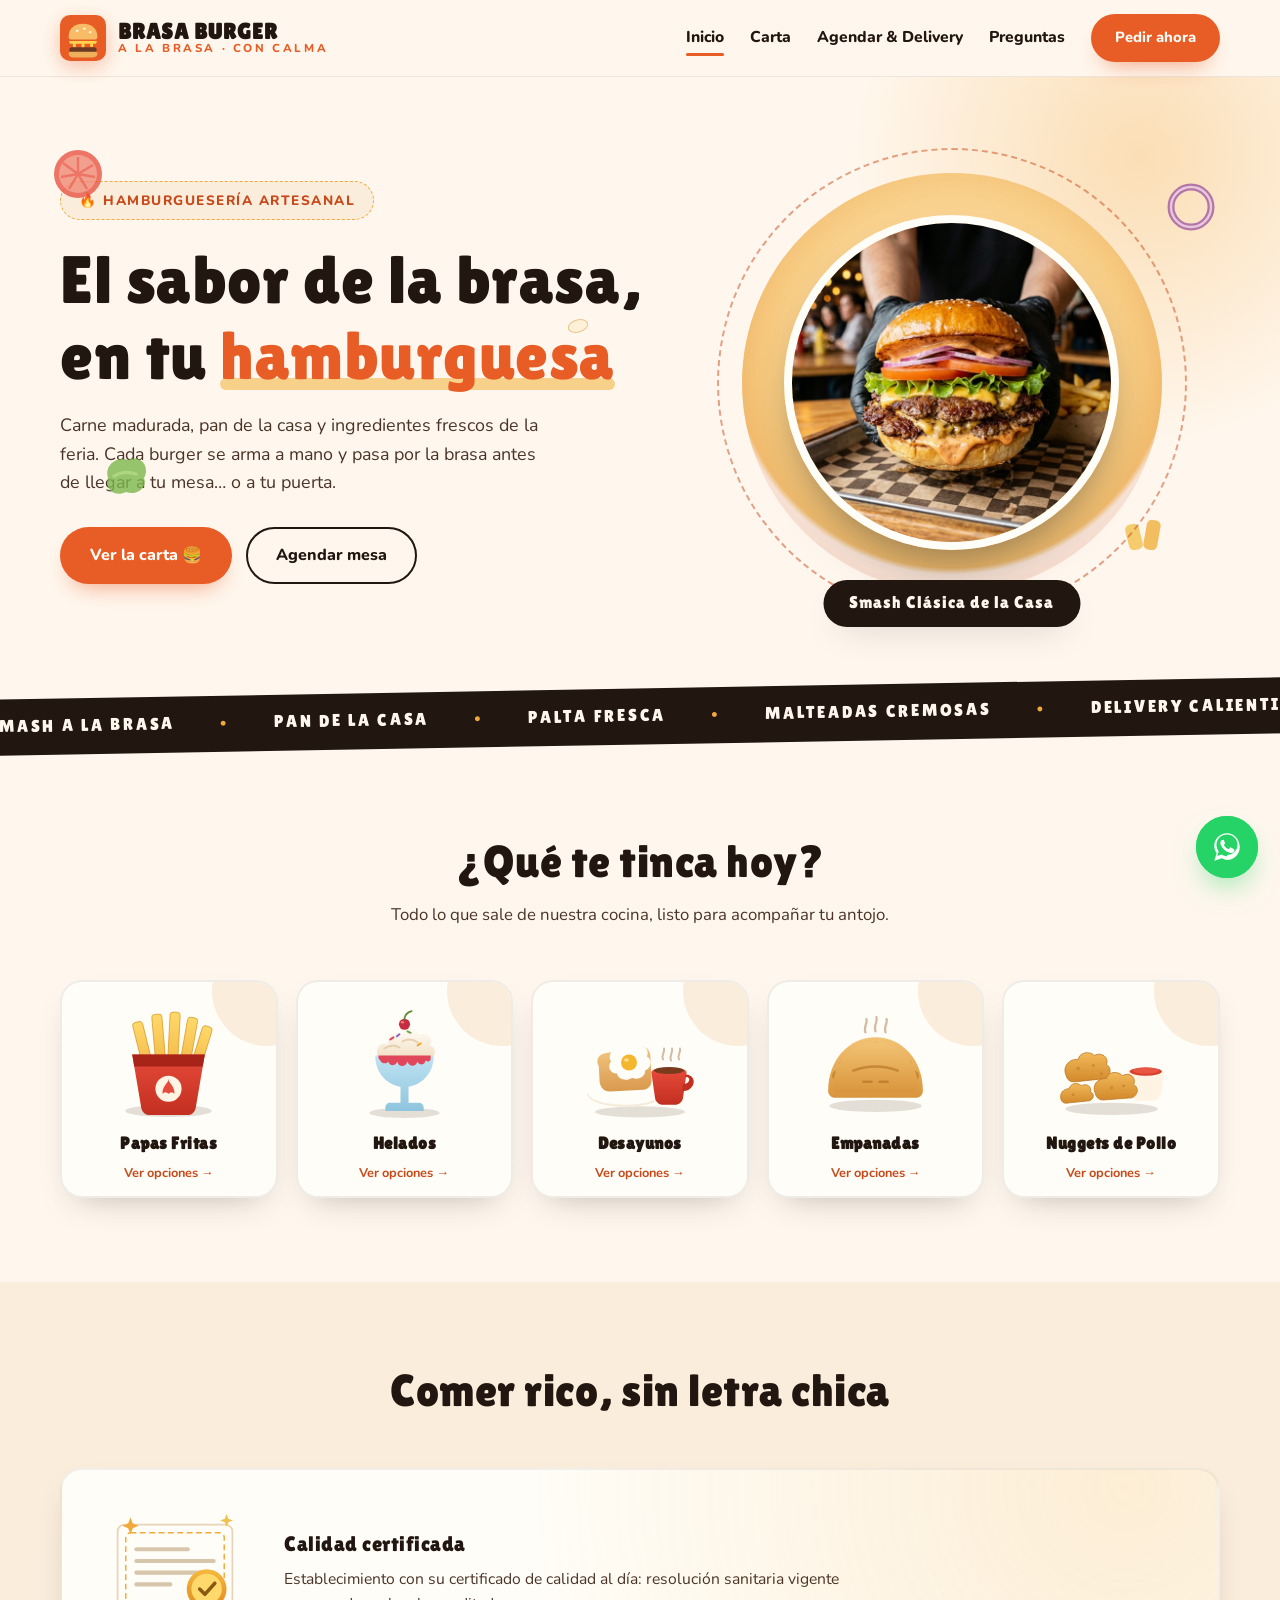
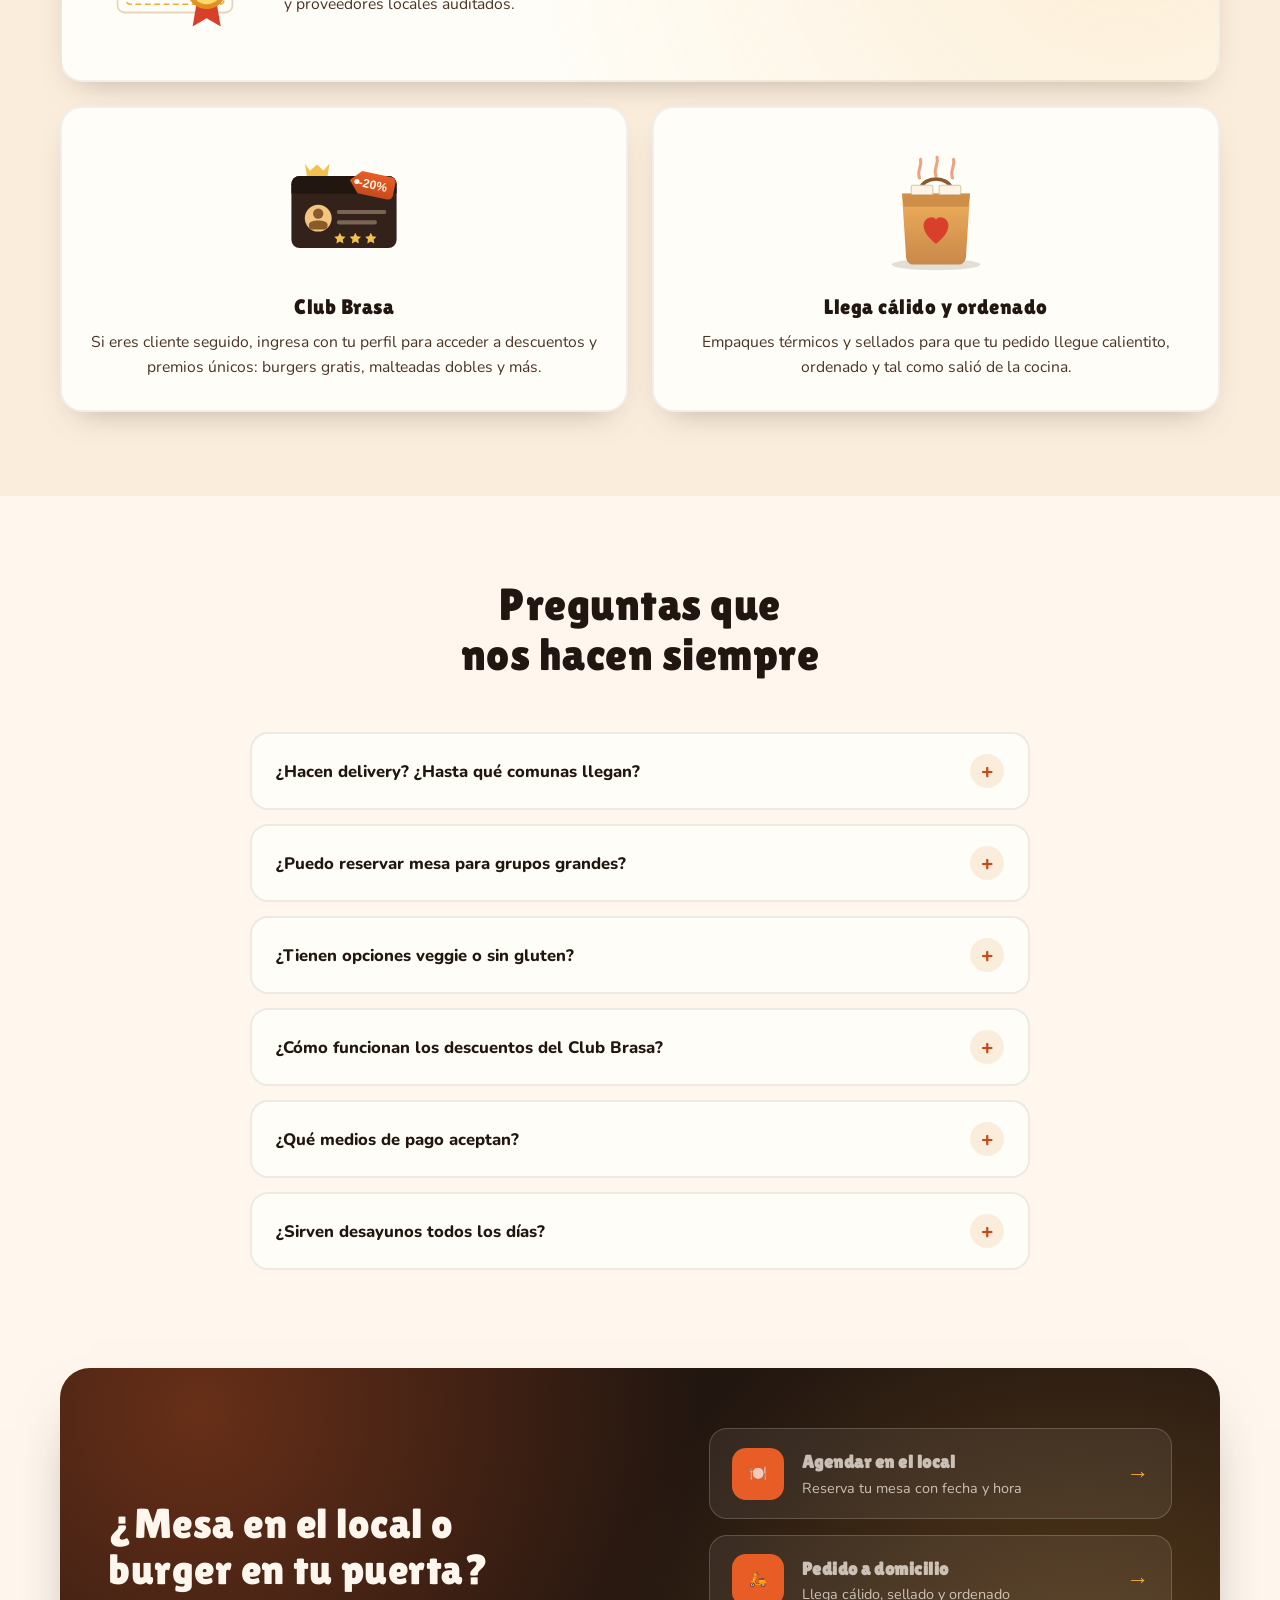
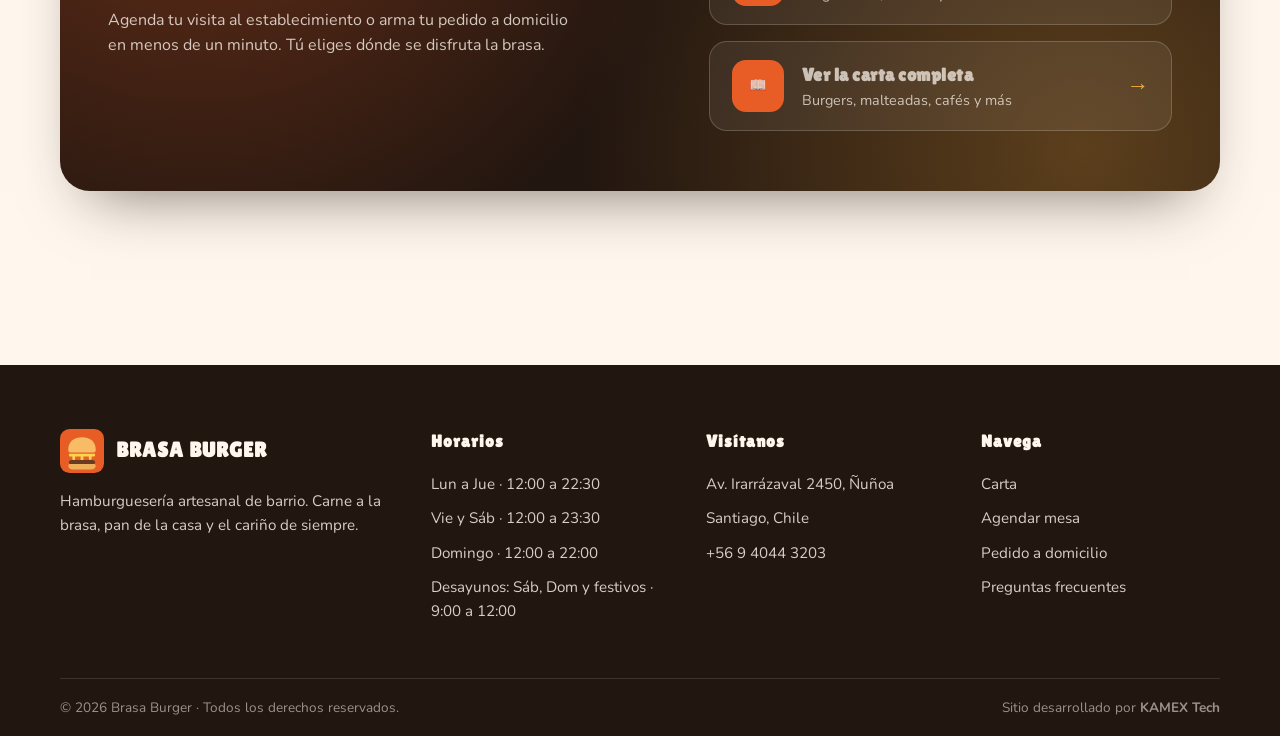
<file: index.html>
<!DOCTYPE html>
<html lang="es">
<head>
  <meta charset="UTF-8">
  <meta name="viewport" content="width=device-width, initial-scale=1.0">
  <title>Brasa Burger · Hamburguesería artesanal a la brasa</title>
  <meta name="description" content="Hamburguesas artesanales a la brasa en Santiago: smash burgers, tocino y palta, malteadas, papas fritas y más. Agenda tu mesa o pide a domicilio.">
  <meta name="theme-color" content="#E85D26">
  <link rel="icon" type="image/svg+xml" href="assets/favicon.svg">

  <!-- Open Graph -->
  <meta property="og:type" content="website">
  <meta property="og:title" content="Brasa Burger · Hamburguesería artesanal">
  <meta property="og:description" content="Smash burgers a la brasa, malteadas y más. Agenda tu mesa o pide a domicilio.">
  <meta property="og:image" content="assets/img/foto-burger-clasica.jpg">
  <meta property="og:locale" content="es_CL">

  <link rel="preconnect" href="https://fonts.googleapis.com">
  <link rel="preconnect" href="https://fonts.gstatic.com" crossorigin>
  <link href="https://fonts.googleapis.com/css2?family=Lilita+One&family=Nunito:wght@400;600;700;800&display=swap" rel="stylesheet">
  <link rel="stylesheet" href="css/styles.css">
</head>
<body>

  <!-- ================= HEADER ================= -->
  <header class="header" id="header">
    <div class="container nav">
      <a href="index.html" class="nav__logo" aria-label="Brasa Burger, inicio">
        <svg viewBox="0 0 64 64" aria-hidden="true"><rect width="64" height="64" rx="14" fill="#E85D26"/><path d="M12 30 C12 18 21 12 32 12 C43 12 52 18 52 30 L52 31 C52 32.6 50.6 34 49 34 L15 34 C13.4 34 12 32.6 12 31 Z" fill="#F8BC66"/><g fill="#FFF3E4"><ellipse cx="24" cy="22" rx="2.2" ry="1.4" transform="rotate(-14 24 22)"/><ellipse cx="34" cy="19" rx="2.2" ry="1.4" transform="rotate(10 34 19)"/><ellipse cx="42" cy="24" rx="2.2" ry="1.4" transform="rotate(-8 42 24)"/></g><path d="M13 36 L51 36 L51 38 C51 39 50 40 49 40 L46 40 L46 43 C46 45.4 42 45.4 42 43 L42 40 L34 40 L34 45 C34 47.4 30 47.4 30 45 L30 40 L22 40 L22 43.4 C22 45.8 18 45.8 18 43.4 L18 40 L15 40 C14 40 13 39 13 38 Z" fill="#FFD44D"/><rect x="13" y="45" width="38" height="7" rx="3.5" fill="#6B3A22"/><path d="M15 54 H49 C50.6 54 52 55 52 56.5 C52 60 49 62 45 62 L19 62 C15 62 12 60 12 56.5 C12 55 13.4 54 15 54 Z" fill="#EFB05B" transform="translate(0 -3)"/></svg>
        <span class="nav__logo-texto">
          <strong>BRASA BURGER</strong>
          <span>A la brasa · con calma</span>
        </span>
      </a>

      <nav class="nav__links" id="navLinks">
        <a href="index.html" class="is-activa">Inicio</a>
        <a href="carta.html">Carta</a>
        <a href="reservas.html">Agendar &amp; Delivery</a>
        <a href="index.html#faq">Preguntas</a>
        <a href="reservas.html#delivery" class="btn btn--primary">Pedir ahora</a>
      </nav>

      <button class="nav__burger" id="navBurger" aria-label="Abrir menú" aria-expanded="false">
        <span></span><span></span><span></span>
      </button>
    </div>
  </header>

  <main>
    <!-- ================= HERO ================= -->
    <section class="hero">
      <!-- ingredientes flotando -->
      <svg class="hero__flotante" style="top:12%; left:4%" width="54" height="54" viewBox="0 0 54 54" aria-hidden="true"><circle cx="27" cy="27" r="24" fill="#E85543"/><circle cx="27" cy="27" r="19" fill="#F08A76"/><g stroke="#E85543" stroke-width="2.4"><path d="M27 27 L27 10 M27 27 L42 18 M27 27 L44 30 M27 27 L36 42 M27 27 L18 42 M27 27 L10 30 M27 27 L12 16"/></g></svg>
      <svg class="hero__flotante" style="top:64%; left:8%" width="48" height="48" viewBox="0 0 48 48" aria-hidden="true"><path d="M6 26 C2 14 14 4 26 8 C40 2 48 16 42 26 C46 36 34 44 24 40 C12 46 2 36 6 26 Z" fill="#7CB84C"/><path d="M12 24 Q22 18 34 22" stroke="#9ACD68" stroke-width="3.4" fill="none" stroke-linecap="round"/></svg>
      <svg class="hero__flotante" style="top:18%; right:5%" width="50" height="50" viewBox="0 0 50 50" aria-hidden="true"><circle cx="25" cy="25" r="20" fill="none" stroke="#A35BA0" stroke-width="7"/><circle cx="25" cy="25" r="20" fill="none" stroke="#E4C2E4" stroke-width="2.4"/></svg>
      <svg class="hero__flotante" style="top:74%; right:9%" width="44" height="44" viewBox="0 0 44 44" aria-hidden="true"><rect x="6" y="14" width="14" height="26" rx="5" fill="#F2C14E" transform="rotate(-14 13 27)"/><rect x="24" y="10" width="14" height="30" rx="5" fill="#EFB13C" transform="rotate(10 31 25)"/></svg>
      <svg class="hero__flotante" style="top:40%; left:44%" width="30" height="30" viewBox="0 0 30 30" aria-hidden="true"><ellipse cx="15" cy="15" rx="10" ry="6" fill="#FFF0D2" stroke="#E3B877" transform="rotate(-16 15 15)"/></svg>

      <div class="container hero__grid">
        <div>
          <span class="hero__eyebrow">🔥 Hamburguesería artesanal</span>
          <h1>El sabor de la brasa,<br>en tu <span class="resaltado">hamburguesa</span></h1>
          <p class="hero__copy">
            Carne madurada, pan de la casa y ingredientes frescos de la feria.
            Cada burger se arma a mano y pasa por la brasa antes de llegar a tu mesa… o a tu puerta.
          </p>
          <div class="hero__acciones">
            <a href="carta.html" class="btn btn--primary">Ver la carta 🍔</a>
            <a href="reservas.html" class="btn btn--ghost">Agendar mesa</a>
          </div>
        </div>

        <div class="hero__escenario" aria-label="Hamburguesas destacadas">
          <div class="hero__aro"></div>
          <div class="hero__plato"></div>
          <div class="hero__burgers" id="heroBurgers">
            <figure class="hero__burger hero__burger--foto is-activa" data-nombre="Smash Clásica de la Casa">
              <img src="assets/img/foto-burger-clasica.jpg" alt="Smash burger clásica doble con queso, servida recién armada" width="600" height="600">
            </figure>
            <figure class="hero__burger hero__burger--foto" data-nombre="Tocino, Tomate &amp; Palta">
              <img src="assets/img/foto-burger-tocino-palta.jpg" alt="Hamburguesa con tocino crujiente, tomate y palta" width="600" height="600">
            </figure>
            <figure class="hero__burger hero__burger--foto" data-nombre="Doble Queso &amp; Cebolla Morada">
              <img src="assets/img/foto-burger-doble-queso.jpg" alt="Hamburguesa doble con extra queso derretido y cebolla morada" width="600" height="600">
            </figure>
            <figure class="hero__burger hero__burger--foto" data-nombre="BBQ Texana con Aros">
              <img src="assets/img/foto-burger-bbq.jpg" alt="Hamburguesa BBQ con aros de cebolla y tocino" width="600" height="600">
            </figure>
          </div>
          <div class="hero__nombre" id="heroNombre">Smash Clásica de la Casa</div>
        </div>
      </div>
    </section>

    <!-- ================= CINTA ================= -->
    <div class="cinta" aria-hidden="true">
      <div class="cinta__pista">
        <span>Smash a la brasa</span><span>Pan de la casa</span><span>Palta fresca</span><span>Malteadas cremosas</span><span>Delivery calientito</span>
        <span>Smash a la brasa</span><span>Pan de la casa</span><span>Palta fresca</span><span>Malteadas cremosas</span><span>Delivery calientito</span>
      </div>
    </div>

    <!-- ================= CATEGORÍAS ================= -->
    <section class="seccion" id="categorias">
      <div class="container">
        <div class="seccion__cabeza reveal">
          <h2>¿Qué te tinca hoy?</h2>
          <p>Todo lo que sale de nuestra cocina, listo para acompañar tu antojo.</p>
        </div>
        <div class="cats">
          <a class="cat reveal" href="carta.html#acompanamientos">
            <img src="assets/img/cat-papas.svg" alt="" aria-hidden="true">
            <strong>Papas Fritas</strong>
            <span>Ver opciones →</span>
          </a>
          <a class="cat reveal" data-delay="1" href="carta.html#postres">
            <img src="assets/img/cat-helado.svg" alt="" aria-hidden="true">
            <strong>Helados</strong>
            <span>Ver opciones →</span>
          </a>
          <a class="cat reveal" data-delay="2" href="carta.html#desayunos">
            <img src="assets/img/cat-desayuno.svg" alt="" aria-hidden="true">
            <strong>Desayunos</strong>
            <span>Ver opciones →</span>
          </a>
          <a class="cat reveal" data-delay="3" href="carta.html#acompanamientos">
            <img src="assets/img/cat-empanada.svg" alt="" aria-hidden="true">
            <strong>Empanadas</strong>
            <span>Ver opciones →</span>
          </a>
          <a class="cat reveal" data-delay="4" href="carta.html#acompanamientos">
            <img src="assets/img/cat-nuggets.svg" alt="" aria-hidden="true">
            <strong>Nuggets de Pollo</strong>
            <span>Ver opciones →</span>
          </a>
        </div>
      </div>
    </section>

    <!-- ================= FEATURES ================= -->
    <section class="seccion seccion--tinte">
      <div class="container">
        <div class="seccion__cabeza reveal">
          <h2>Comer rico, sin letra chica</h2>
        </div>
        <div class="features">
          <article class="feature feature--ancha reveal">
            <img src="assets/img/feat-certificado.svg" alt="Certificado de calidad">
            <div>
              <h3>Calidad certificada</h3>
              <p>Establecimiento con su certificado de calidad al día: resolución sanitaria vigente y proveedores locales auditados.</p>
            </div>
          </article>
          <article class="feature reveal" data-delay="1">
            <img src="assets/img/feat-perfil.svg" alt="Perfil de cliente frecuente">
            <h3>Club Brasa</h3>
            <p>Si eres cliente seguido, ingresa con tu perfil para acceder a descuentos y premios únicos: burgers gratis, malteadas dobles y más.</p>
          </article>
          <article class="feature reveal" data-delay="2">
            <img src="assets/img/feat-delivery.svg" alt="Pedido cálido y ordenado">
            <h3>Llega cálido y ordenado</h3>
            <p>Empaques térmicos y sellados para que tu pedido llegue calientito, ordenado y tal como salió de la cocina.</p>
          </article>
        </div>
      </div>
    </section>

    <!-- ================= FAQ ================= -->
    <section class="seccion" id="faq">
      <div class="container">
        <div class="seccion__cabeza reveal">
          <h2>Preguntas que nos hacen siempre</h2>
        </div>
        <div class="faq reveal">
          <div class="faq__item">
            <button class="faq__pregunta" aria-expanded="false">
              ¿Hacen delivery? ¿Hasta qué comunas llegan?
              <span class="faq__icono">+</span>
            </button>
            <div class="faq__respuesta"><p>Sí. Repartimos con equipo propio en un radio de 5 km (Ñuñoa, Providencia y Macul) y por apps al resto de Santiago. El tiempo promedio es de 35 minutos y el pedido viaja en empaque térmico sellado.</p></div>
          </div>
          <div class="faq__item">
            <button class="faq__pregunta" aria-expanded="false">
              ¿Puedo reservar mesa para grupos grandes?
              <span class="faq__icono">+</span>
            </button>
            <div class="faq__respuesta"><p>Claro. Desde la página de <a href="reservas.html"><strong>Agendar &amp; Delivery</strong></a> puedes reservar hasta 12 personas. Para cumpleaños o eventos más grandes, escríbenos por WhatsApp y armamos un menú especial.</p></div>
          </div>
          <div class="faq__item">
            <button class="faq__pregunta" aria-expanded="false">
              ¿Tienen opciones veggie o sin gluten?
              <span class="faq__icono">+</span>
            </button>
            <div class="faq__respuesta"><p>Tenemos la <strong>Veggie de la Huerta</strong> (medallón de lentejas y garbanzos) y podemos preparar cualquier burger en formato bowl sin pan. Avísanos por alergias: la cocina maneja protocolos para trazas.</p></div>
          </div>
          <div class="faq__item">
            <button class="faq__pregunta" aria-expanded="false">
              ¿Cómo funcionan los descuentos del Club Brasa?
              <span class="faq__icono">+</span>
            </button>
            <div class="faq__respuesta"><p>Al pedir por WhatsApp o en el local, das tu nombre y teléfono y sumas puntos automáticamente. Cada 5 visitas hay premio: descuentos, papas gratis o una malteada doble. Sin apps ni letras chicas.</p></div>
          </div>
          <div class="faq__item">
            <button class="faq__pregunta" aria-expanded="false">
              ¿Qué medios de pago aceptan?
              <span class="faq__icono">+</span>
            </button>
            <div class="faq__respuesta"><p>Efectivo, tarjetas de débito/crédito y transferencia. En delivery puedes pagar por link de pago antes del despacho para que el pedido salga más rápido.</p></div>
          </div>
          <div class="faq__item">
            <button class="faq__pregunta" aria-expanded="false">
              ¿Sirven desayunos todos los días?
              <span class="faq__icono">+</span>
            </button>
            <div class="faq__respuesta"><p>Los desayunos (tostadas con palta, huevos y café de grano) se sirven sábados, domingos y festivos de 9:00 a 12:00. El resto de la carta parte a las 12:00.</p></div>
          </div>
        </div>
      </div>
    </section>

    <!-- ================= CTA ================= -->
    <section class="seccion" style="padding-top:0">
      <div class="container">
        <div class="cta reveal">
          <div>
            <h2>¿Mesa en el local o burger en tu puerta?</h2>
            <p>Agenda tu visita al establecimiento o arma tu pedido a domicilio en menos de un minuto. Tú eliges dónde se disfruta la brasa.</p>
          </div>
          <div class="cta__opciones">
            <a class="cta__opcion" href="reservas.html#mesa">
              <span class="cta__opcion-icono">🍽️</span>
              <span><strong>Agendar en el local</strong><span>Reserva tu mesa con fecha y hora</span></span>
              <span class="flecha">→</span>
            </a>
            <a class="cta__opcion" href="reservas.html#delivery">
              <span class="cta__opcion-icono">🛵</span>
              <span><strong>Pedido a domicilio</strong><span>Llega cálido, sellado y ordenado</span></span>
              <span class="flecha">→</span>
            </a>
            <a class="cta__opcion" href="carta.html">
              <span class="cta__opcion-icono">📖</span>
              <span><strong>Ver la carta completa</strong><span>Burgers, malteadas, cafés y más</span></span>
              <span class="flecha">→</span>
            </a>
          </div>
        </div>
      </div>
    </section>
  </main>

  <!-- ================= FOOTER ================= -->
  <footer class="footer">
    <div class="container">
      <div class="footer__grid">
        <div>
          <div class="footer__logo">
            <svg viewBox="0 0 64 64" aria-hidden="true"><rect width="64" height="64" rx="14" fill="#E85D26"/><path d="M12 30 C12 18 21 12 32 12 C43 12 52 18 52 30 L52 31 C52 32.6 50.6 34 49 34 L15 34 C13.4 34 12 32.6 12 31 Z" fill="#F8BC66"/><path d="M13 36 L51 36 L51 38 C51 39 50 40 49 40 L46 40 L46 43 C46 45.4 42 45.4 42 43 L42 40 L34 40 L34 45 C34 47.4 30 47.4 30 45 L30 40 L22 40 L22 43.4 C22 45.8 18 45.8 18 43.4 L18 40 L15 40 C14 40 13 39 13 38 Z" fill="#FFD44D"/><rect x="13" y="45" width="38" height="7" rx="3.5" fill="#6B3A22"/><path d="M15 54 H49 C50.6 54 52 55 52 56.5 C52 60 49 62 45 62 L19 62 C15 62 12 60 12 56.5 C12 55 13.4 54 15 54 Z" fill="#EFB05B" transform="translate(0 -3)"/></svg>
            <strong>BRASA BURGER</strong>
          </div>
          <p>Hamburguesería artesanal de barrio. Carne a la brasa, pan de la casa y el cariño de siempre.</p>
        </div>
        <div>
          <h4>Horarios</h4>
          <ul>
            <li>Lun a Jue · 12:00 a 22:30</li>
            <li>Vie y Sáb · 12:00 a 23:30</li>
            <li>Domingo · 12:00 a 22:00</li>
            <li>Desayunos: Sáb, Dom y festivos · 9:00 a 12:00</li>
          </ul>
        </div>
        <div>
          <h4>Visítanos</h4>
          <ul>
            <li>Av. Irarrázaval 2450, Ñuñoa</li>
            <li>Santiago, Chile</li>
            <li><a href="https://wa.me/56940443203?text=Hola%21%20Vengo%20de%20la%20web%20de%20Brasa%20Burger%20%F0%9F%8D%94" target="_blank" rel="noopener noreferrer">+56 9 4044 3203</a></li>
          </ul>
        </div>
        <div>
          <h4>Navega</h4>
          <ul>
            <li><a href="carta.html">Carta</a></li>
            <li><a href="reservas.html#mesa">Agendar mesa</a></li>
            <li><a href="reservas.html#delivery">Pedido a domicilio</a></li>
            <li><a href="index.html#faq">Preguntas frecuentes</a></li>
          </ul>
        </div>
      </div>
      <div class="footer__bajo">
        <span>© <span id="anio">2026</span> Brasa Burger · Todos los derechos reservados.</span>
        <span>Sitio desarrollado por <a href="https://kamextech.vercel.app" target="_blank" rel="noopener noreferrer"><strong>KAMEX Tech</strong></a></span>
      </div>
    </div>
  </footer>

  <!-- ================= WHATSAPP FLOTANTE ================= -->
  <a class="whatsapp" href="https://wa.me/56940443203?text=Hola%21%20Vengo%20de%20la%20web%20de%20Brasa%20Burger%20%F0%9F%8D%94%20y%20quiero%20hacer%20un%20pedido."
     target="_blank" rel="noopener noreferrer" aria-label="Escríbenos por WhatsApp">
    <svg viewBox="0 0 32 32" aria-hidden="true"><path d="M16 3C9.4 3 4 8.3 4 14.9c0 2.6.8 5 2.3 7L4 29l7.3-2.3c1.9 1 3.8 1.5 4.7 1.5 6.6 0 12-5.3 12-11.9C28 8.3 22.6 3 16 3zm0 21.6c-1.4 0-3.1-.5-4.6-1.4l-.3-.2-4.3 1.4 1.4-4.2-.2-.3c-1.2-1.8-1.9-3.8-1.9-6 0-5.3 4.4-9.7 9.9-9.7s9.9 4.4 9.9 9.7-4.4 9.7-9.9 9.7zm5.5-7.2c-.3-.2-1.8-.9-2-1-.3-.1-.5-.2-.7.2-.2.3-.8 1-.9 1.2-.2.2-.3.2-.6.1-.3-.2-1.3-.5-2.4-1.5-.9-.8-1.5-1.8-1.7-2.1-.2-.3 0-.5.1-.6l.5-.5c.1-.2.2-.3.3-.5.1-.2 0-.4 0-.6-.1-.2-.7-1.7-1-2.3-.2-.6-.5-.5-.7-.5h-.6c-.2 0-.6.1-.9.4-.3.3-1.1 1.1-1.1 2.7s1.2 3.1 1.3 3.3c.2.2 2.3 3.6 5.7 5 3.3 1.4 3.3.9 3.9.9.6-.1 1.8-.7 2.1-1.5.3-.7.3-1.4.2-1.5-.1-.1-.3-.2-.5-.2z"/></svg>
  </a>

  <script src="js/main.js"></script>
</body>
</html>
</file>
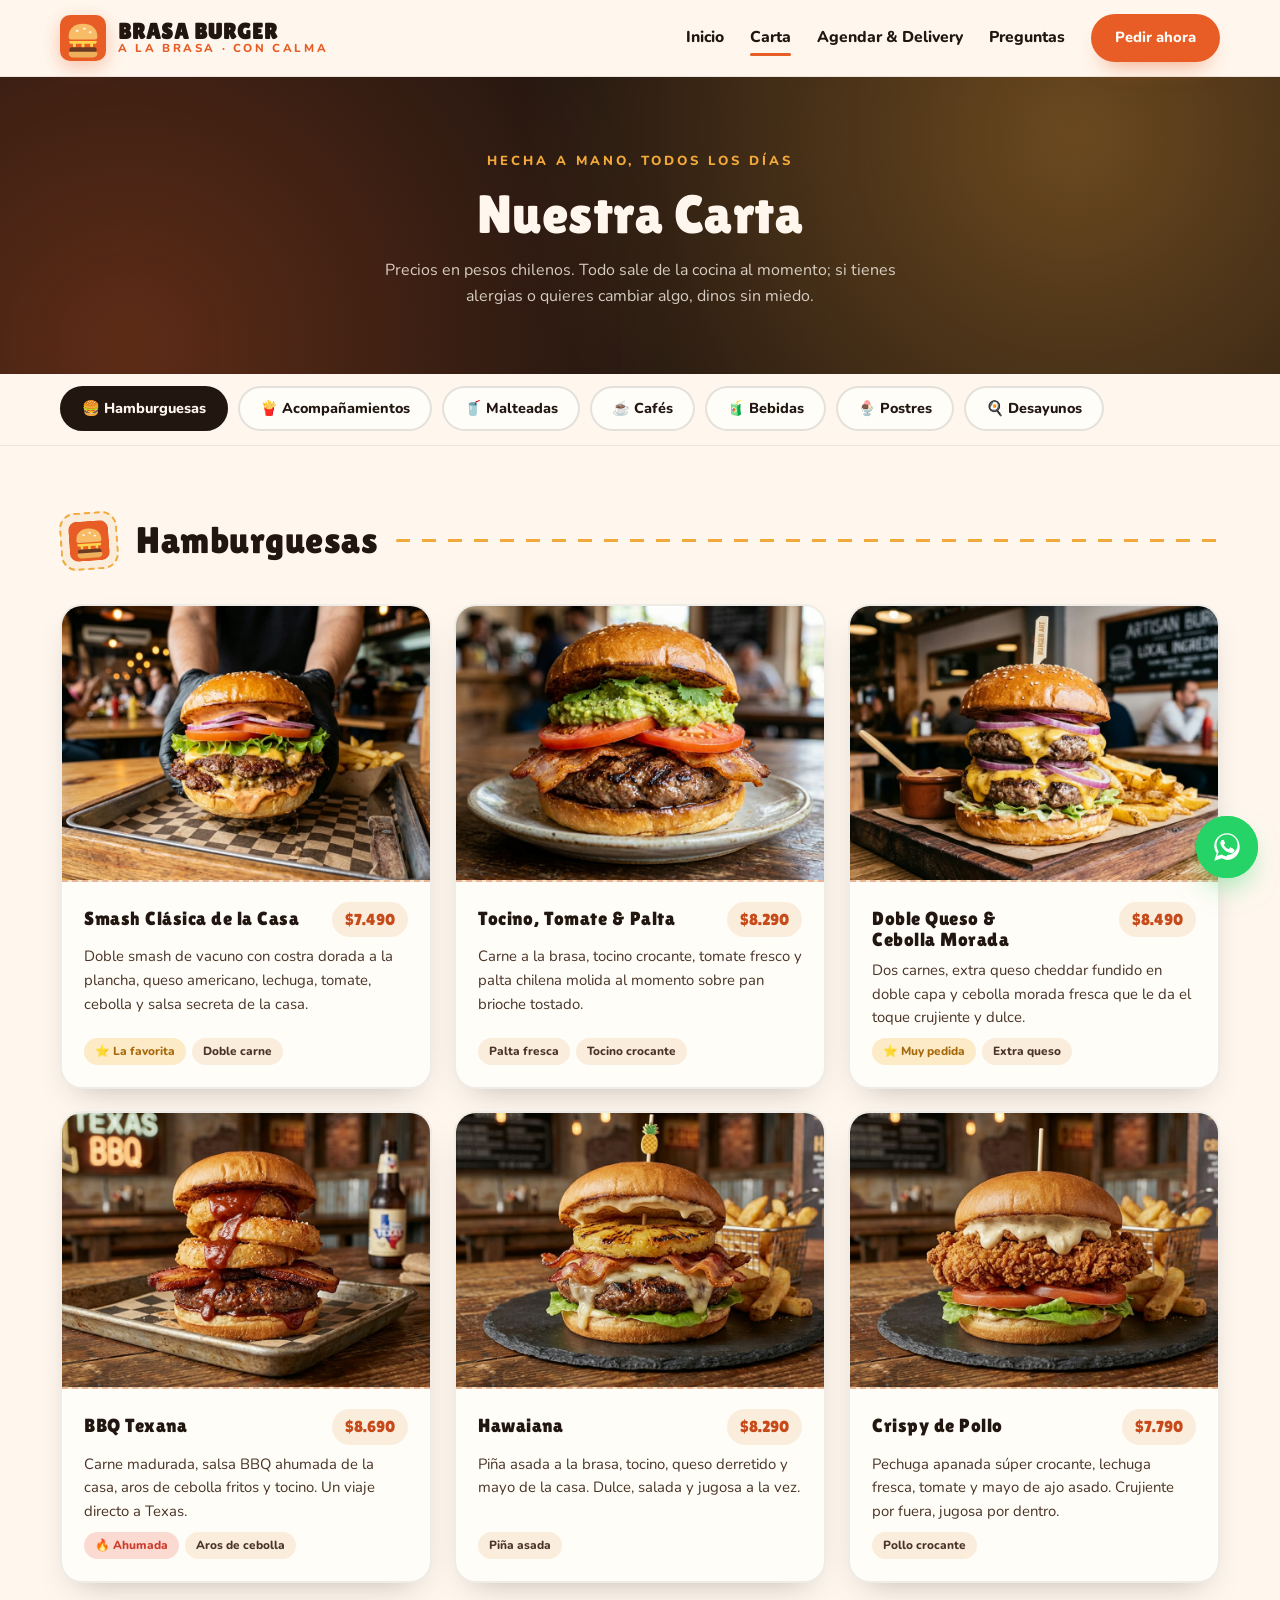
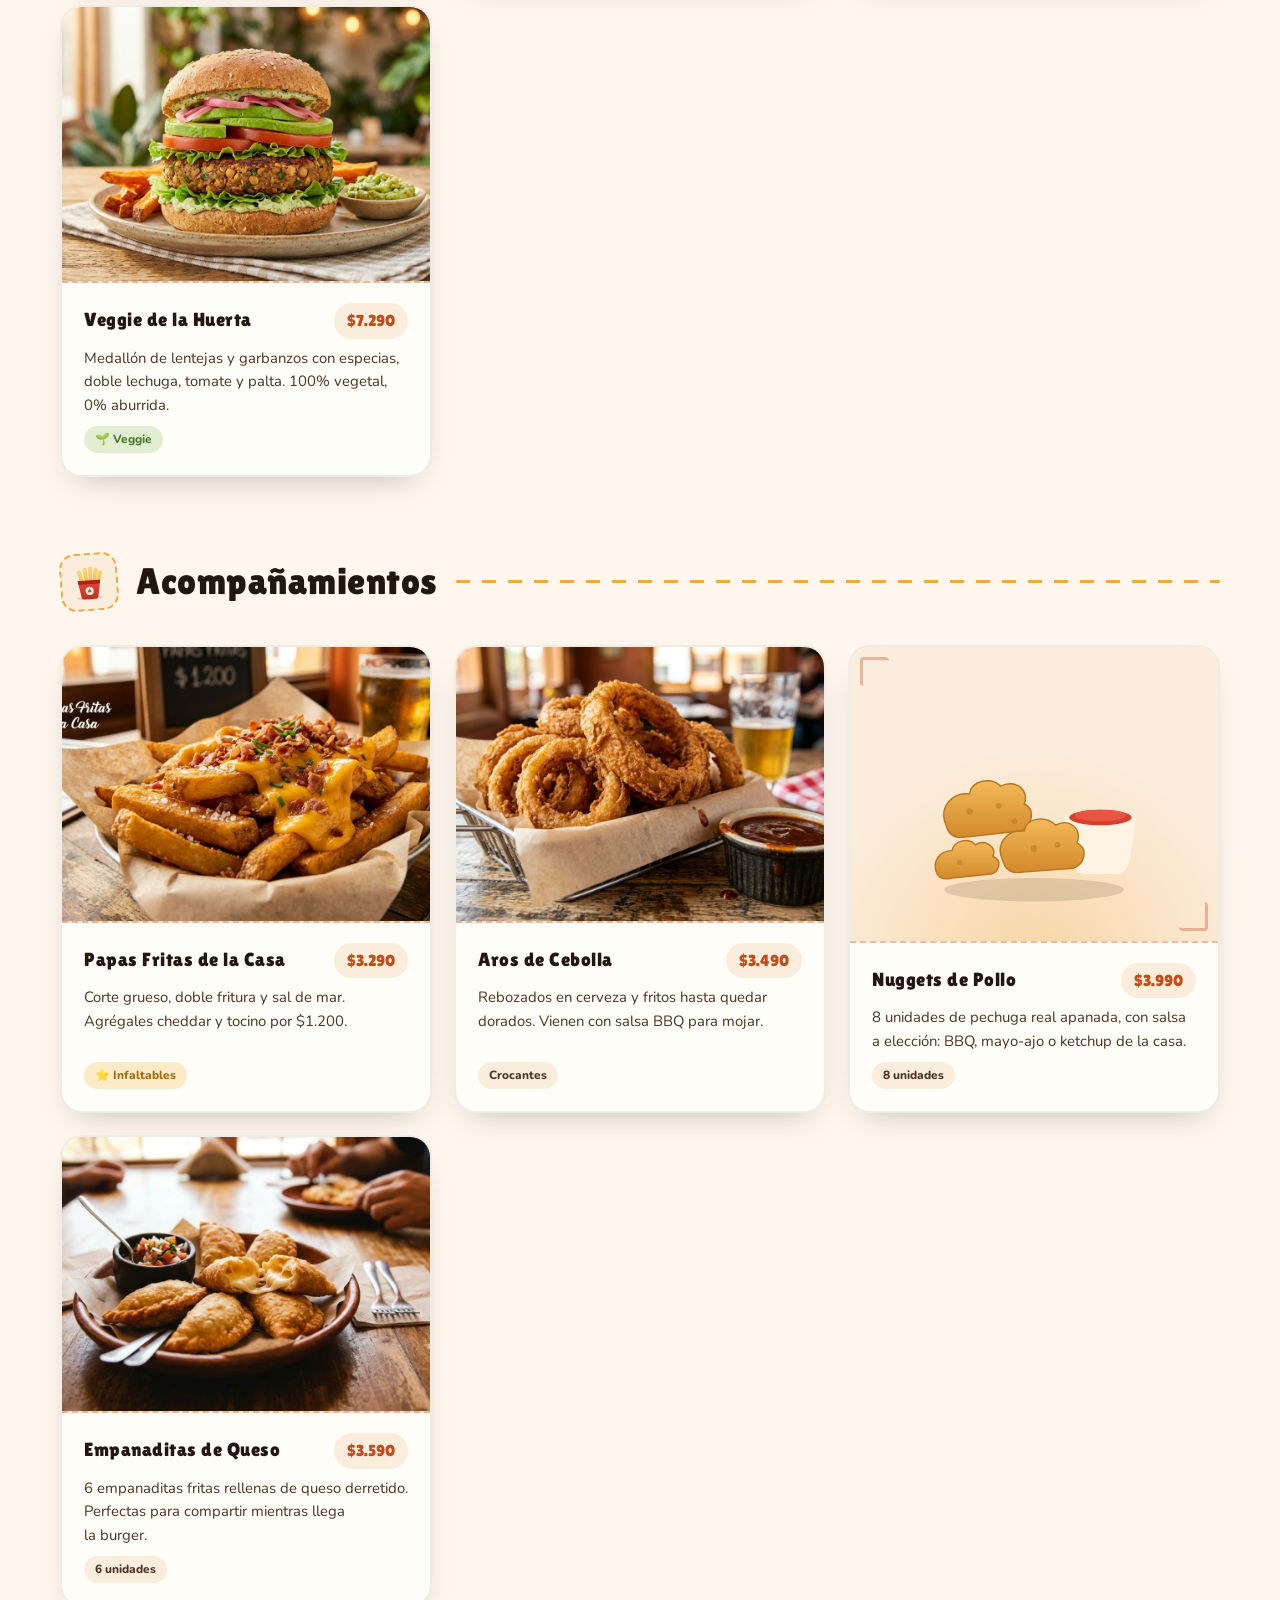
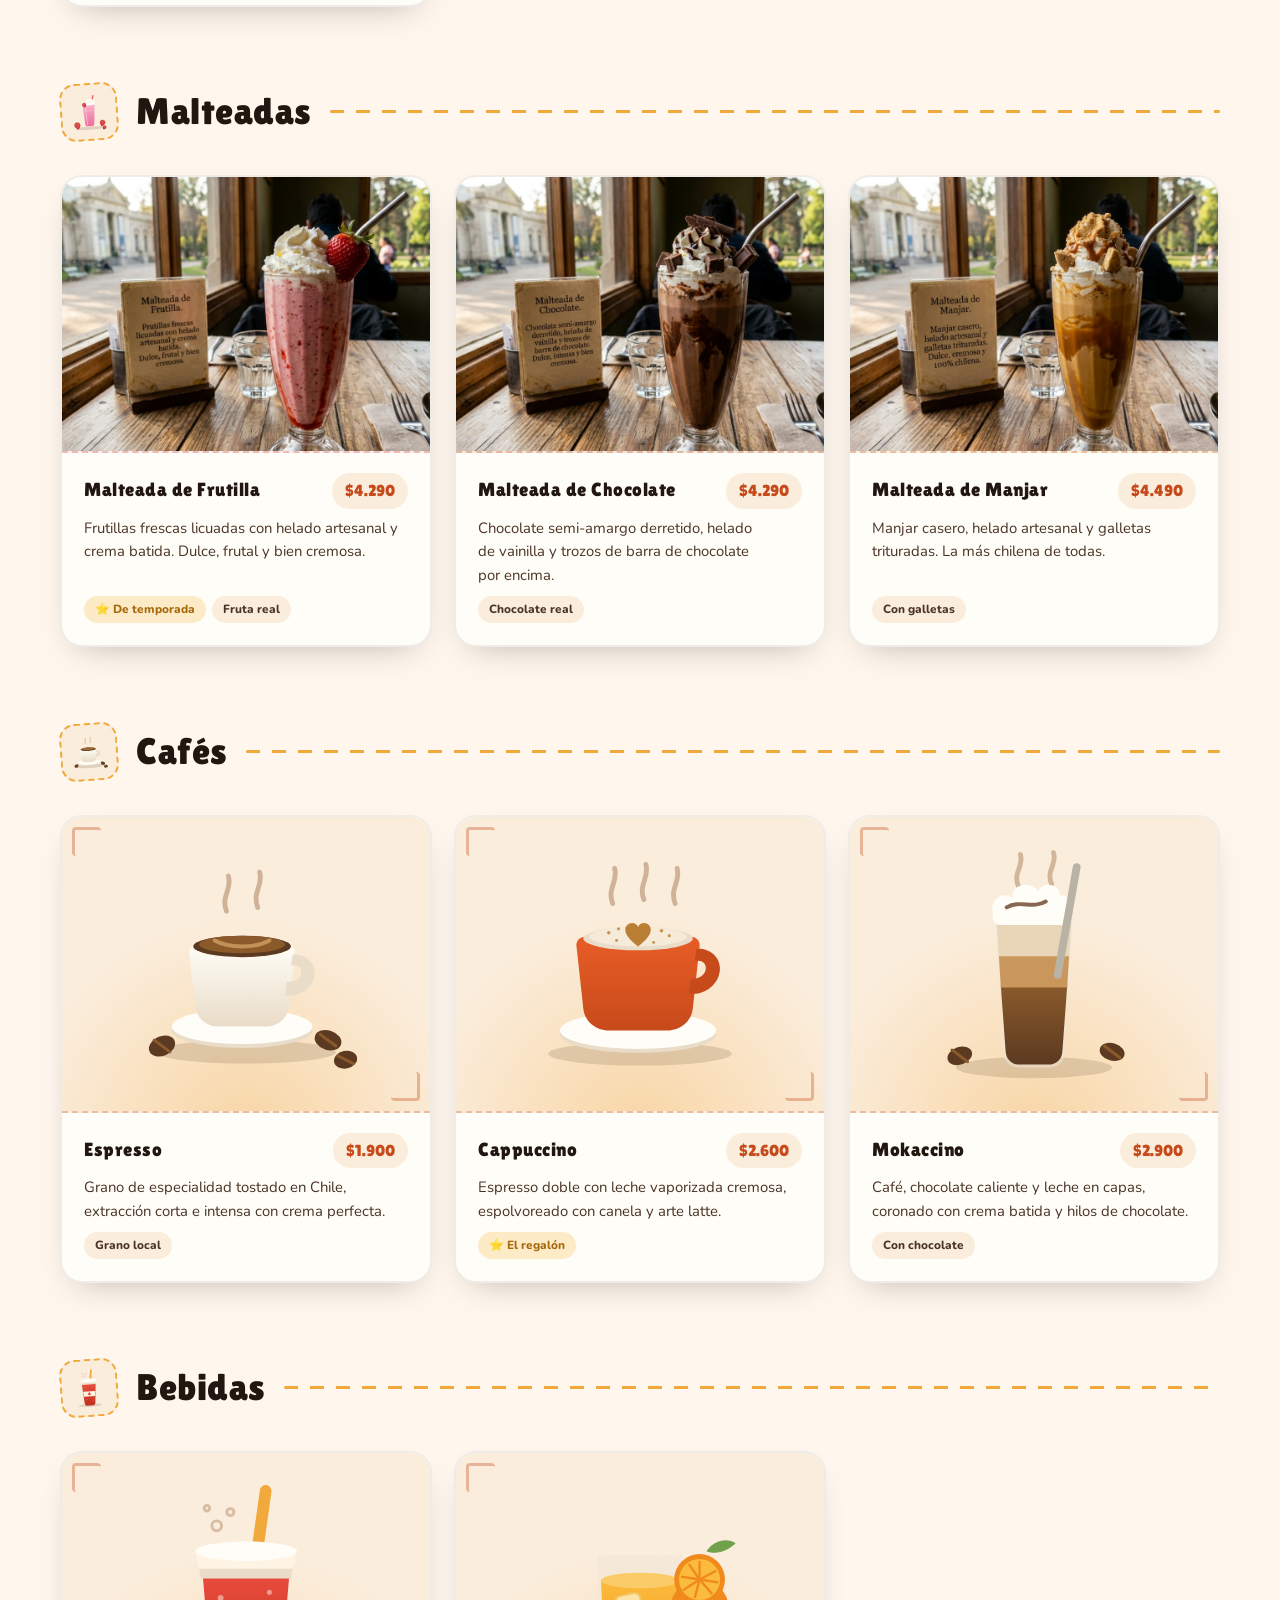
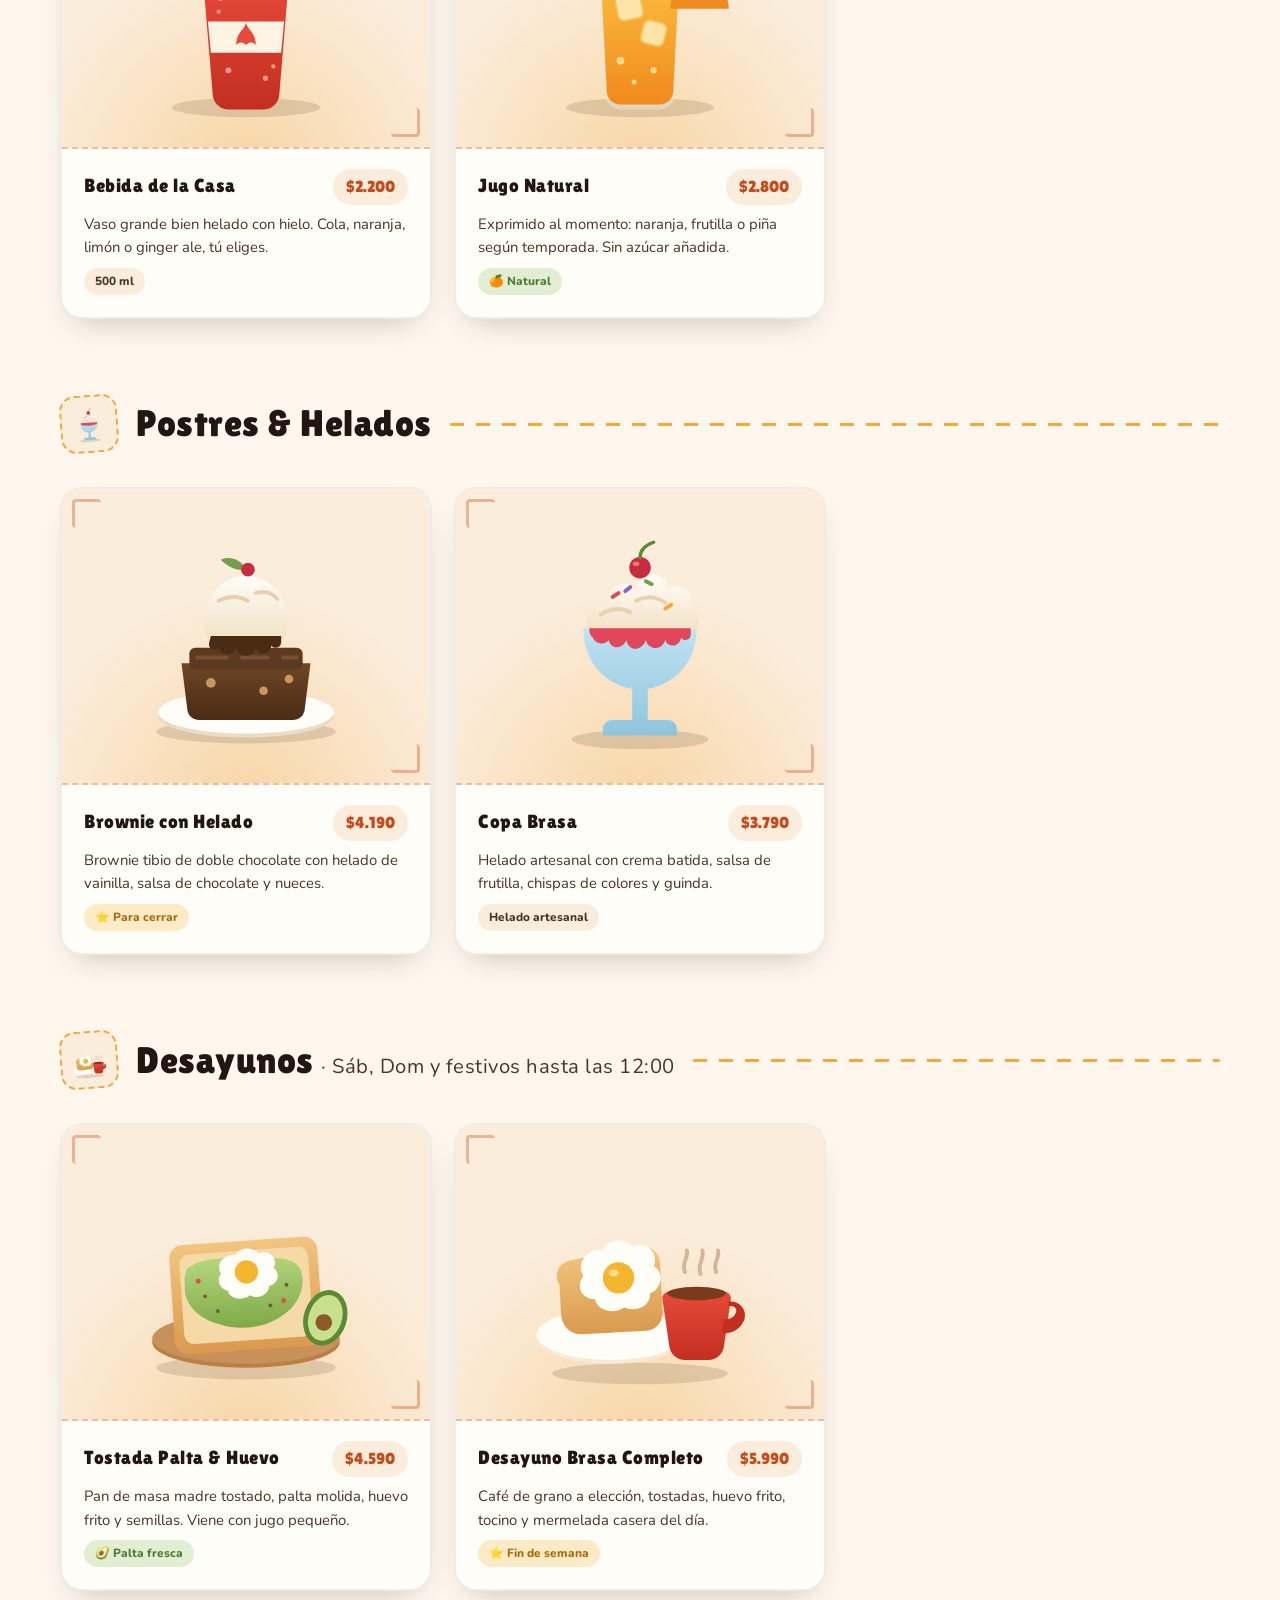
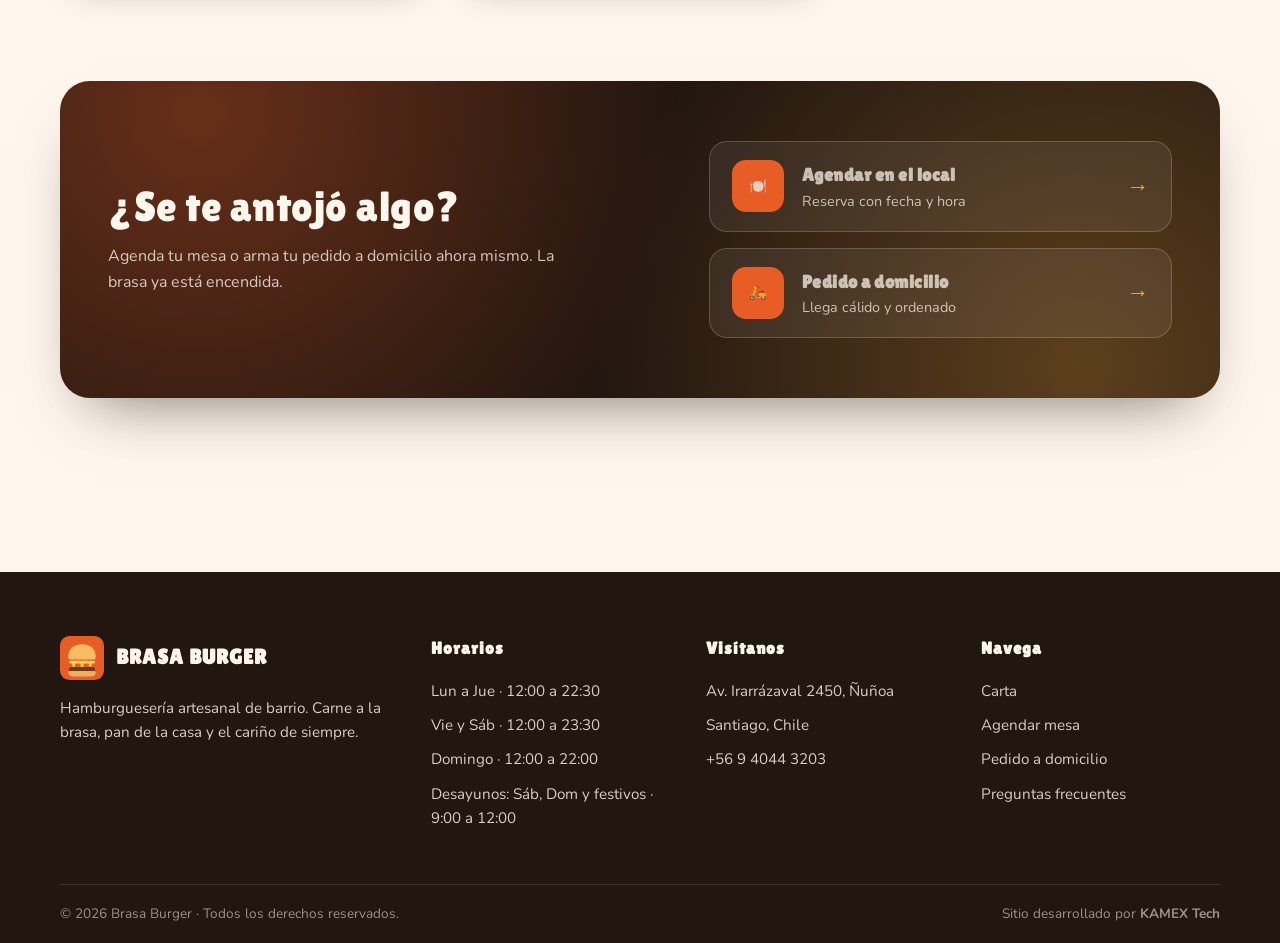
<file: carta.html>
<!DOCTYPE html>
<html lang="es">
<head>
  <meta charset="UTF-8">
  <meta name="viewport" content="width=device-width, initial-scale=1.0">
  <title>Carta · Brasa Burger: hamburguesas, malteadas y cafés</title>
  <meta name="description" content="La carta completa de Brasa Burger: smash burgers artesanales, papas fritas, malteadas de frutilla y chocolate, cafés de grano, postres y desayunos.">
  <meta name="theme-color" content="#E85D26">
  <link rel="icon" type="image/svg+xml" href="assets/favicon.svg">

  <meta property="og:type" content="website">
  <meta property="og:title" content="Carta · Brasa Burger">
  <meta property="og:description" content="Smash burgers, malteadas cremosas, cafés de grano y más.">
  <meta property="og:image" content="assets/img/foto-burger-clasica.jpg">
  <meta property="og:locale" content="es_CL">

  <link rel="preconnect" href="https://fonts.googleapis.com">
  <link rel="preconnect" href="https://fonts.gstatic.com" crossorigin>
  <link href="https://fonts.googleapis.com/css2?family=Lilita+One&family=Nunito:wght@400;600;700;800&display=swap" rel="stylesheet">
  <link rel="stylesheet" href="css/styles.css">
</head>
<body>

  <header class="header" id="header">
    <div class="container nav">
      <a href="index.html" class="nav__logo" aria-label="Brasa Burger, inicio">
        <svg viewBox="0 0 64 64" aria-hidden="true"><rect width="64" height="64" rx="14" fill="#E85D26"/><path d="M12 30 C12 18 21 12 32 12 C43 12 52 18 52 30 L52 31 C52 32.6 50.6 34 49 34 L15 34 C13.4 34 12 32.6 12 31 Z" fill="#F8BC66"/><g fill="#FFF3E4"><ellipse cx="24" cy="22" rx="2.2" ry="1.4" transform="rotate(-14 24 22)"/><ellipse cx="34" cy="19" rx="2.2" ry="1.4" transform="rotate(10 34 19)"/><ellipse cx="42" cy="24" rx="2.2" ry="1.4" transform="rotate(-8 42 24)"/></g><path d="M13 36 L51 36 L51 38 C51 39 50 40 49 40 L46 40 L46 43 C46 45.4 42 45.4 42 43 L42 40 L34 40 L34 45 C34 47.4 30 47.4 30 45 L30 40 L22 40 L22 43.4 C22 45.8 18 45.8 18 43.4 L18 40 L15 40 C14 40 13 39 13 38 Z" fill="#FFD44D"/><rect x="13" y="45" width="38" height="7" rx="3.5" fill="#6B3A22"/><path d="M15 54 H49 C50.6 54 52 55 52 56.5 C52 60 49 62 45 62 L19 62 C15 62 12 60 12 56.5 C12 55 13.4 54 15 54 Z" fill="#EFB05B" transform="translate(0 -3)"/></svg>
        <span class="nav__logo-texto">
          <strong>BRASA BURGER</strong>
          <span>A la brasa · con calma</span>
        </span>
      </a>
      <nav class="nav__links" id="navLinks">
        <a href="index.html">Inicio</a>
        <a href="carta.html" class="is-activa">Carta</a>
        <a href="reservas.html">Agendar &amp; Delivery</a>
        <a href="index.html#faq">Preguntas</a>
        <a href="reservas.html#delivery" class="btn btn--primary">Pedir ahora</a>
      </nav>
      <button class="nav__burger" id="navBurger" aria-label="Abrir menú" aria-expanded="false">
        <span></span><span></span><span></span>
      </button>
    </div>
  </header>

  <main>
    <section class="pagina-hero">
      <div class="container">
        <span class="seccion__eyebrow">Hecha a mano, todos los días</span>
        <h1>Nuestra Carta</h1>
        <p>Precios en pesos chilenos. Todo sale de la cocina al momento; si tienes alergias o quieres cambiar algo, dinos sin miedo.</p>
      </div>
    </section>

    <nav class="chips" aria-label="Secciones de la carta">
      <div class="container chips__pista">
        <a class="chip is-activa" href="#hamburguesas">🍔 Hamburguesas</a>
        <a class="chip" href="#acompanamientos">🍟 Acompañamientos</a>
        <a class="chip" href="#malteadas">🥤 Malteadas</a>
        <a class="chip" href="#cafes">☕ Cafés</a>
        <a class="chip" href="#bebidas">🧃 Bebidas</a>
        <a class="chip" href="#postres">🍨 Postres</a>
        <a class="chip" href="#desayunos">🍳 Desayunos</a>
      </div>
    </nav>

    <!-- ============ HAMBURGUESAS ============ -->
    <section class="menu-seccion container" id="hamburguesas">
      <div class="menu-seccion__cabeza reveal">
        <span class="menu-seccion__icono"><img src="assets/favicon.svg" alt="" aria-hidden="true"></span>
        <h2>Hamburguesas</h2>
        <span class="linea"></span>
      </div>
      <div class="platos">
        <article class="plato reveal">
          <div class="plato__marco plato__marco--foto"><img src="assets/img/foto-burger-clasica.jpg" alt="Smash Clásica de la Casa" loading="lazy"></div>
          <div class="plato__info">
            <div class="plato__nombre"><h3>Smash Clásica de la Casa</h3><span class="plato__precio">$7.490</span></div>
            <p>Doble smash de vacuno con costra dorada a la plancha, queso americano, lechuga, tomate, cebolla y salsa secreta de la casa.</p>
            <div class="plato__tags"><span class="tag--fav">⭐ La favorita</span><span>Doble carne</span></div>
          </div>
        </article>
        <article class="plato reveal" data-delay="1">
          <div class="plato__marco plato__marco--foto"><img src="assets/img/foto-burger-tocino-palta.jpg" alt="Burger Tocino, Tomate y Palta" loading="lazy"></div>
          <div class="plato__info">
            <div class="plato__nombre"><h3>Tocino, Tomate &amp; Palta</h3><span class="plato__precio">$8.290</span></div>
            <p>Carne a la brasa, tocino crocante, tomate fresco y palta chilena molida al momento sobre pan brioche tostado.</p>
            <div class="plato__tags"><span>Palta fresca</span><span>Tocino crocante</span></div>
          </div>
        </article>
        <article class="plato reveal" data-delay="2">
          <div class="plato__marco plato__marco--foto"><img src="assets/img/foto-burger-doble-queso.jpg" alt="Burger Doble Queso y Cebolla Morada" loading="lazy"></div>
          <div class="plato__info">
            <div class="plato__nombre"><h3>Doble Queso &amp; Cebolla Morada</h3><span class="plato__precio">$8.490</span></div>
            <p>Dos carnes, extra queso cheddar fundido en doble capa y cebolla morada fresca que le da el toque crujiente y dulce.</p>
            <div class="plato__tags"><span class="tag--fav">⭐ Muy pedida</span><span>Extra queso</span></div>
          </div>
        </article>
        <article class="plato reveal">
          <div class="plato__marco plato__marco--foto"><img src="assets/img/foto-burger-bbq.jpg" alt="Burger BBQ Texana" loading="lazy"></div>
          <div class="plato__info">
            <div class="plato__nombre"><h3>BBQ Texana</h3><span class="plato__precio">$8.690</span></div>
            <p>Carne madurada, salsa BBQ ahumada de la casa, aros de cebolla fritos y tocino. Un viaje directo a Texas.</p>
            <div class="plato__tags"><span class="tag--picante">🔥 Ahumada</span><span>Aros de cebolla</span></div>
          </div>
        </article>
        <article class="plato reveal" data-delay="1">
          <div class="plato__marco plato__marco--foto"><img src="assets/img/foto-burger-hawaiana.jpg" alt="Burger Hawaiana" loading="lazy"></div>
          <div class="plato__info">
            <div class="plato__nombre"><h3>Hawaiana</h3><span class="plato__precio">$8.290</span></div>
            <p>Piña asada a la brasa, tocino, queso derretido y mayo de la casa. Dulce, salada y jugosa a la vez.</p>
            <div class="plato__tags"><span>Piña asada</span></div>
          </div>
        </article>
        <article class="plato reveal" data-delay="2">
          <div class="plato__marco plato__marco--foto"><img src="assets/img/foto-burger-crispy.jpg" alt="Burger Crispy de Pollo" loading="lazy"></div>
          <div class="plato__info">
            <div class="plato__nombre"><h3>Crispy de Pollo</h3><span class="plato__precio">$7.790</span></div>
            <p>Pechuga apanada súper crocante, lechuga fresca, tomate y mayo de ajo asado. Crujiente por fuera, jugosa por dentro.</p>
            <div class="plato__tags"><span>Pollo crocante</span></div>
          </div>
        </article>
        <article class="plato reveal">
          <div class="plato__marco plato__marco--foto"><img src="assets/img/foto-burger-veggie.jpg" alt="Burger Veggie de la Huerta" loading="lazy"></div>
          <div class="plato__info">
            <div class="plato__nombre"><h3>Veggie de la Huerta</h3><span class="plato__precio">$7.290</span></div>
            <p>Medallón de lentejas y garbanzos con especias, doble lechuga, tomate y palta. 100% vegetal, 0% aburrida.</p>
            <div class="plato__tags"><span class="tag--veggie">🌱 Veggie</span></div>
          </div>
        </article>
      </div>
    </section>

    <!-- ============ ACOMPAÑAMIENTOS ============ -->
    <section class="menu-seccion container" id="acompanamientos">
      <div class="menu-seccion__cabeza reveal">
        <span class="menu-seccion__icono"><img src="assets/img/cat-papas.svg" alt="" aria-hidden="true"></span>
        <h2>Acompañamientos</h2>
        <span class="linea"></span>
      </div>
      <div class="platos">
        <article class="plato reveal">
          <div class="plato__marco plato__marco--foto"><img src="assets/img/foto-papas.jpg" alt="Papas fritas de la casa" loading="lazy"></div>
          <div class="plato__info">
            <div class="plato__nombre"><h3>Papas Fritas de la Casa</h3><span class="plato__precio">$3.290</span></div>
            <p>Corte grueso, doble fritura y sal de mar. Agrégales cheddar y tocino por $1.200.</p>
            <div class="plato__tags"><span class="tag--fav">⭐ Infaltables</span></div>
          </div>
        </article>
        <article class="plato reveal" data-delay="1">
          <div class="plato__marco plato__marco--foto"><img src="assets/img/foto-aros.jpg" alt="Aros de cebolla" loading="lazy"></div>
          <div class="plato__info">
            <div class="plato__nombre"><h3>Aros de Cebolla</h3><span class="plato__precio">$3.490</span></div>
            <p>Rebozados en cerveza y fritos hasta quedar dorados. Vienen con salsa BBQ para mojar.</p>
            <div class="plato__tags"><span>Crocantes</span></div>
          </div>
        </article>
        <article class="plato reveal" data-delay="2">
          <div class="plato__marco"><img src="assets/img/cat-nuggets.svg" alt="Nuggets de pollo" loading="lazy"></div>
          <div class="plato__info">
            <div class="plato__nombre"><h3>Nuggets de Pollo</h3><span class="plato__precio">$3.990</span></div>
            <p>8 unidades de pechuga real apanada, con salsa a elección: BBQ, mayo-ajo o ketchup de la casa.</p>
            <div class="plato__tags"><span>8 unidades</span></div>
          </div>
        </article>
        <article class="plato reveal">
          <div class="plato__marco plato__marco--foto"><img src="assets/img/foto-empanadas.jpg" alt="Empanaditas de queso" loading="lazy"></div>
          <div class="plato__info">
            <div class="plato__nombre"><h3>Empanaditas de Queso</h3><span class="plato__precio">$3.590</span></div>
            <p>6 empanaditas fritas rellenas de queso derretido. Perfectas para compartir mientras llega la burger.</p>
            <div class="plato__tags"><span>6 unidades</span></div>
          </div>
        </article>
      </div>
    </section>

    <!-- ============ MALTEADAS ============ -->
    <section class="menu-seccion container" id="malteadas">
      <div class="menu-seccion__cabeza reveal">
        <span class="menu-seccion__icono"><img src="assets/img/malteada-frutilla.svg" alt="" aria-hidden="true"></span>
        <h2>Malteadas</h2>
        <span class="linea"></span>
      </div>
      <div class="platos">
        <article class="plato plato--malteada plato--frutilla reveal">
          <div class="plato__marco plato__marco--foto"><img src="assets/img/foto-malteada-frutilla.jpg" alt="Malteada de frutilla con frutillas frescas" loading="lazy"></div>
          <div class="plato__info">
            <div class="plato__nombre"><h3>Malteada de Frutilla</h3><span class="plato__precio">$4.290</span></div>
            <p>Frutillas frescas licuadas con helado artesanal y crema batida. Dulce, frutal y bien cremosa.</p>
            <div class="plato__tags"><span class="tag--fav">⭐ De temporada</span><span>Fruta real</span></div>
          </div>
        </article>
        <article class="plato plato--malteada plato--chocolate reveal" data-delay="1">
          <div class="plato__marco plato__marco--foto"><img src="assets/img/foto-malteada-chocolate.jpg" alt="Malteada de chocolate con barras de chocolate" loading="lazy"></div>
          <div class="plato__info">
            <div class="plato__nombre"><h3>Malteada de Chocolate</h3><span class="plato__precio">$4.290</span></div>
            <p>Chocolate semi-amargo derretido, helado de vainilla y trozos de barra de chocolate por encima.</p>
            <div class="plato__tags"><span>Chocolate real</span></div>
          </div>
        </article>
        <article class="plato plato--malteada plato--manjar reveal" data-delay="2">
          <div class="plato__marco plato__marco--foto"><img src="assets/img/foto-malteada-manjar.jpg" alt="Malteada de manjar con galletas" loading="lazy"></div>
          <div class="plato__info">
            <div class="plato__nombre"><h3>Malteada de Manjar</h3><span class="plato__precio">$4.490</span></div>
            <p>Manjar casero, helado artesanal y galletas trituradas. La más chilena de todas.</p>
            <div class="plato__tags"><span>Con galletas</span></div>
          </div>
        </article>
      </div>
    </section>

    <!-- ============ CAFÉS ============ -->
    <section class="menu-seccion container" id="cafes">
      <div class="menu-seccion__cabeza reveal">
        <span class="menu-seccion__icono"><img src="assets/img/cafe-espresso.svg" alt="" aria-hidden="true"></span>
        <h2>Cafés</h2>
        <span class="linea"></span>
      </div>
      <div class="platos">
        <article class="plato reveal">
          <div class="plato__marco"><img src="assets/img/cafe-espresso.svg" alt="Café espresso" loading="lazy"></div>
          <div class="plato__info">
            <div class="plato__nombre"><h3>Espresso</h3><span class="plato__precio">$1.900</span></div>
            <p>Grano de especialidad tostado en Chile, extracción corta e intensa con crema perfecta.</p>
            <div class="plato__tags"><span>Grano local</span></div>
          </div>
        </article>
        <article class="plato reveal" data-delay="1">
          <div class="plato__marco"><img src="assets/img/cafe-cappuccino.svg" alt="Cappuccino con arte latte" loading="lazy"></div>
          <div class="plato__info">
            <div class="plato__nombre"><h3>Cappuccino</h3><span class="plato__precio">$2.600</span></div>
            <p>Espresso doble con leche vaporizada cremosa, espolvoreado con canela y arte latte.</p>
            <div class="plato__tags"><span class="tag--fav">⭐ El regalón</span></div>
          </div>
        </article>
        <article class="plato reveal" data-delay="2">
          <div class="plato__marco"><img src="assets/img/cafe-mokaccino.svg" alt="Mokaccino en capas" loading="lazy"></div>
          <div class="plato__info">
            <div class="plato__nombre"><h3>Mokaccino</h3><span class="plato__precio">$2.900</span></div>
            <p>Café, chocolate caliente y leche en capas, coronado con crema batida y hilos de chocolate.</p>
            <div class="plato__tags"><span>Con chocolate</span></div>
          </div>
        </article>
      </div>
    </section>

    <!-- ============ BEBIDAS ============ -->
    <section class="menu-seccion container" id="bebidas">
      <div class="menu-seccion__cabeza reveal">
        <span class="menu-seccion__icono"><img src="assets/img/bebida-soda.svg" alt="" aria-hidden="true"></span>
        <h2>Bebidas</h2>
        <span class="linea"></span>
      </div>
      <div class="platos">
        <article class="plato reveal">
          <div class="plato__marco"><img src="assets/img/bebida-soda.svg" alt="Bebida helada" loading="lazy"></div>
          <div class="plato__info">
            <div class="plato__nombre"><h3>Bebida de la Casa</h3><span class="plato__precio">$2.200</span></div>
            <p>Vaso grande bien helado con hielo. Cola, naranja, limón o ginger ale, tú eliges.</p>
            <div class="plato__tags"><span>500 ml</span></div>
          </div>
        </article>
        <article class="plato reveal" data-delay="1">
          <div class="plato__marco"><img src="assets/img/bebida-jugo.svg" alt="Jugo natural de naranja" loading="lazy"></div>
          <div class="plato__info">
            <div class="plato__nombre"><h3>Jugo Natural</h3><span class="plato__precio">$2.800</span></div>
            <p>Exprimido al momento: naranja, frutilla o piña según temporada. Sin azúcar añadida.</p>
            <div class="plato__tags"><span class="tag--veggie">🍊 Natural</span></div>
          </div>
        </article>
      </div>
    </section>

    <!-- ============ POSTRES ============ -->
    <section class="menu-seccion container" id="postres">
      <div class="menu-seccion__cabeza reveal">
        <span class="menu-seccion__icono"><img src="assets/img/cat-helado.svg" alt="" aria-hidden="true"></span>
        <h2>Postres &amp; Helados</h2>
        <span class="linea"></span>
      </div>
      <div class="platos">
        <article class="plato reveal">
          <div class="plato__marco"><img src="assets/img/postre-brownie.svg" alt="Brownie con helado" loading="lazy"></div>
          <div class="plato__info">
            <div class="plato__nombre"><h3>Brownie con Helado</h3><span class="plato__precio">$4.190</span></div>
            <p>Brownie tibio de doble chocolate con helado de vainilla, salsa de chocolate y nueces.</p>
            <div class="plato__tags"><span class="tag--fav">⭐ Para cerrar</span></div>
          </div>
        </article>
        <article class="plato reveal" data-delay="1">
          <div class="plato__marco"><img src="assets/img/cat-helado.svg" alt="Copa de helado Brasa" loading="lazy"></div>
          <div class="plato__info">
            <div class="plato__nombre"><h3>Copa Brasa</h3><span class="plato__precio">$3.790</span></div>
            <p>Helado artesanal con crema batida, salsa de frutilla, chispas de colores y guinda.</p>
            <div class="plato__tags"><span>Helado artesanal</span></div>
          </div>
        </article>
      </div>
    </section>

    <!-- ============ DESAYUNOS ============ -->
    <section class="menu-seccion container" id="desayunos" style="padding-bottom:70px">
      <div class="menu-seccion__cabeza reveal">
        <span class="menu-seccion__icono"><img src="assets/img/cat-desayuno.svg" alt="" aria-hidden="true"></span>
        <h2>Desayunos <small style="font-family:var(--fuente-texto); font-size:.55em; color:var(--carbon-3)">· Sáb, Dom y festivos hasta las 12:00</small></h2>
        <span class="linea"></span>
      </div>
      <div class="platos">
        <article class="plato reveal">
          <div class="plato__marco"><img src="assets/img/desayuno-tostada.svg" alt="Tostada con palta y huevo" loading="lazy"></div>
          <div class="plato__info">
            <div class="plato__nombre"><h3>Tostada Palta &amp; Huevo</h3><span class="plato__precio">$4.590</span></div>
            <p>Pan de masa madre tostado, palta molida, huevo frito y semillas. Viene con jugo pequeño.</p>
            <div class="plato__tags"><span class="tag--veggie">🥑 Palta fresca</span></div>
          </div>
        </article>
        <article class="plato reveal" data-delay="1">
          <div class="plato__marco"><img src="assets/img/cat-desayuno.svg" alt="Desayuno completo Brasa" loading="lazy"></div>
          <div class="plato__info">
            <div class="plato__nombre"><h3>Desayuno Brasa Completo</h3><span class="plato__precio">$5.990</span></div>
            <p>Café de grano a elección, tostadas, huevo frito, tocino y mermelada casera del día.</p>
            <div class="plato__tags"><span class="tag--fav">⭐ Fin de semana</span></div>
          </div>
        </article>
      </div>
    </section>

    <!-- CTA corto -->
    <section class="seccion" style="padding-top:20px">
      <div class="container">
        <div class="cta reveal">
          <div>
            <h2>¿Se te antojó algo?</h2>
            <p>Agenda tu mesa o arma tu pedido a domicilio ahora mismo. La brasa ya está encendida.</p>
          </div>
          <div class="cta__opciones">
            <a class="cta__opcion" href="reservas.html#mesa">
              <span class="cta__opcion-icono">🍽️</span>
              <span><strong>Agendar en el local</strong><span>Reserva con fecha y hora</span></span>
              <span class="flecha">→</span>
            </a>
            <a class="cta__opcion" href="reservas.html#delivery">
              <span class="cta__opcion-icono">🛵</span>
              <span><strong>Pedido a domicilio</strong><span>Llega cálido y ordenado</span></span>
              <span class="flecha">→</span>
            </a>
          </div>
        </div>
      </div>
    </section>
  </main>

  <footer class="footer">
    <div class="container">
      <div class="footer__grid">
        <div>
          <div class="footer__logo">
            <svg viewBox="0 0 64 64" aria-hidden="true"><rect width="64" height="64" rx="14" fill="#E85D26"/><path d="M12 30 C12 18 21 12 32 12 C43 12 52 18 52 30 L52 31 C52 32.6 50.6 34 49 34 L15 34 C13.4 34 12 32.6 12 31 Z" fill="#F8BC66"/><path d="M13 36 L51 36 L51 38 C51 39 50 40 49 40 L46 40 L46 43 C46 45.4 42 45.4 42 43 L42 40 L34 40 L34 45 C34 47.4 30 47.4 30 45 L30 40 L22 40 L22 43.4 C22 45.8 18 45.8 18 43.4 L18 40 L15 40 C14 40 13 39 13 38 Z" fill="#FFD44D"/><rect x="13" y="45" width="38" height="7" rx="3.5" fill="#6B3A22"/><path d="M15 54 H49 C50.6 54 52 55 52 56.5 C52 60 49 62 45 62 L19 62 C15 62 12 60 12 56.5 C12 55 13.4 54 15 54 Z" fill="#EFB05B" transform="translate(0 -3)"/></svg>
            <strong>BRASA BURGER</strong>
          </div>
          <p>Hamburguesería artesanal de barrio. Carne a la brasa, pan de la casa y el cariño de siempre.</p>
        </div>
        <div>
          <h4>Horarios</h4>
          <ul>
            <li>Lun a Jue · 12:00 a 22:30</li>
            <li>Vie y Sáb · 12:00 a 23:30</li>
            <li>Domingo · 12:00 a 22:00</li>
            <li>Desayunos: Sáb, Dom y festivos · 9:00 a 12:00</li>
          </ul>
        </div>
        <div>
          <h4>Visítanos</h4>
          <ul>
            <li>Av. Irarrázaval 2450, Ñuñoa</li>
            <li>Santiago, Chile</li>
            <li><a href="https://wa.me/56940443203?text=Hola%21%20Vengo%20de%20la%20web%20de%20Brasa%20Burger%20%F0%9F%8D%94" target="_blank" rel="noopener noreferrer">+56 9 4044 3203</a></li>
          </ul>
        </div>
        <div>
          <h4>Navega</h4>
          <ul>
            <li><a href="carta.html">Carta</a></li>
            <li><a href="reservas.html#mesa">Agendar mesa</a></li>
            <li><a href="reservas.html#delivery">Pedido a domicilio</a></li>
            <li><a href="index.html#faq">Preguntas frecuentes</a></li>
          </ul>
        </div>
      </div>
      <div class="footer__bajo">
        <span>© <span id="anio">2026</span> Brasa Burger · Todos los derechos reservados.</span>
        <span>Sitio desarrollado por <a href="https://kamextech.vercel.app" target="_blank" rel="noopener noreferrer"><strong>KAMEX Tech</strong></a></span>
      </div>
    </div>
  </footer>

  <a class="whatsapp" href="https://wa.me/56940443203?text=Hola%21%20Vengo%20de%20la%20web%20de%20Brasa%20Burger%20%F0%9F%8D%94%20y%20quiero%20hacer%20un%20pedido."
     target="_blank" rel="noopener noreferrer" aria-label="Escríbenos por WhatsApp">
    <svg viewBox="0 0 32 32" aria-hidden="true"><path d="M16 3C9.4 3 4 8.3 4 14.9c0 2.6.8 5 2.3 7L4 29l7.3-2.3c1.9 1 3.8 1.5 4.7 1.5 6.6 0 12-5.3 12-11.9C28 8.3 22.6 3 16 3zm0 21.6c-1.4 0-3.1-.5-4.6-1.4l-.3-.2-4.3 1.4 1.4-4.2-.2-.3c-1.2-1.8-1.9-3.8-1.9-6 0-5.3 4.4-9.7 9.9-9.7s9.9 4.4 9.9 9.7-4.4 9.7-9.9 9.7zm5.5-7.2c-.3-.2-1.8-.9-2-1-.3-.1-.5-.2-.7.2-.2.3-.8 1-.9 1.2-.2.2-.3.2-.6.1-.3-.2-1.3-.5-2.4-1.5-.9-.8-1.5-1.8-1.7-2.1-.2-.3 0-.5.1-.6l.5-.5c.1-.2.2-.3.3-.5.1-.2 0-.4 0-.6-.1-.2-.7-1.7-1-2.3-.2-.6-.5-.5-.7-.5h-.6c-.2 0-.6.1-.9.4-.3.3-1.1 1.1-1.1 2.7s1.2 3.1 1.3 3.3c.2.2 2.3 3.6 5.7 5 3.3 1.4 3.3.9 3.9.9.6-.1 1.8-.7 2.1-1.5.3-.7.3-1.4.2-1.5-.1-.1-.3-.2-.5-.2z"/></svg>
  </a>

  <script src="js/main.js"></script>
</body>
</html>
</file>
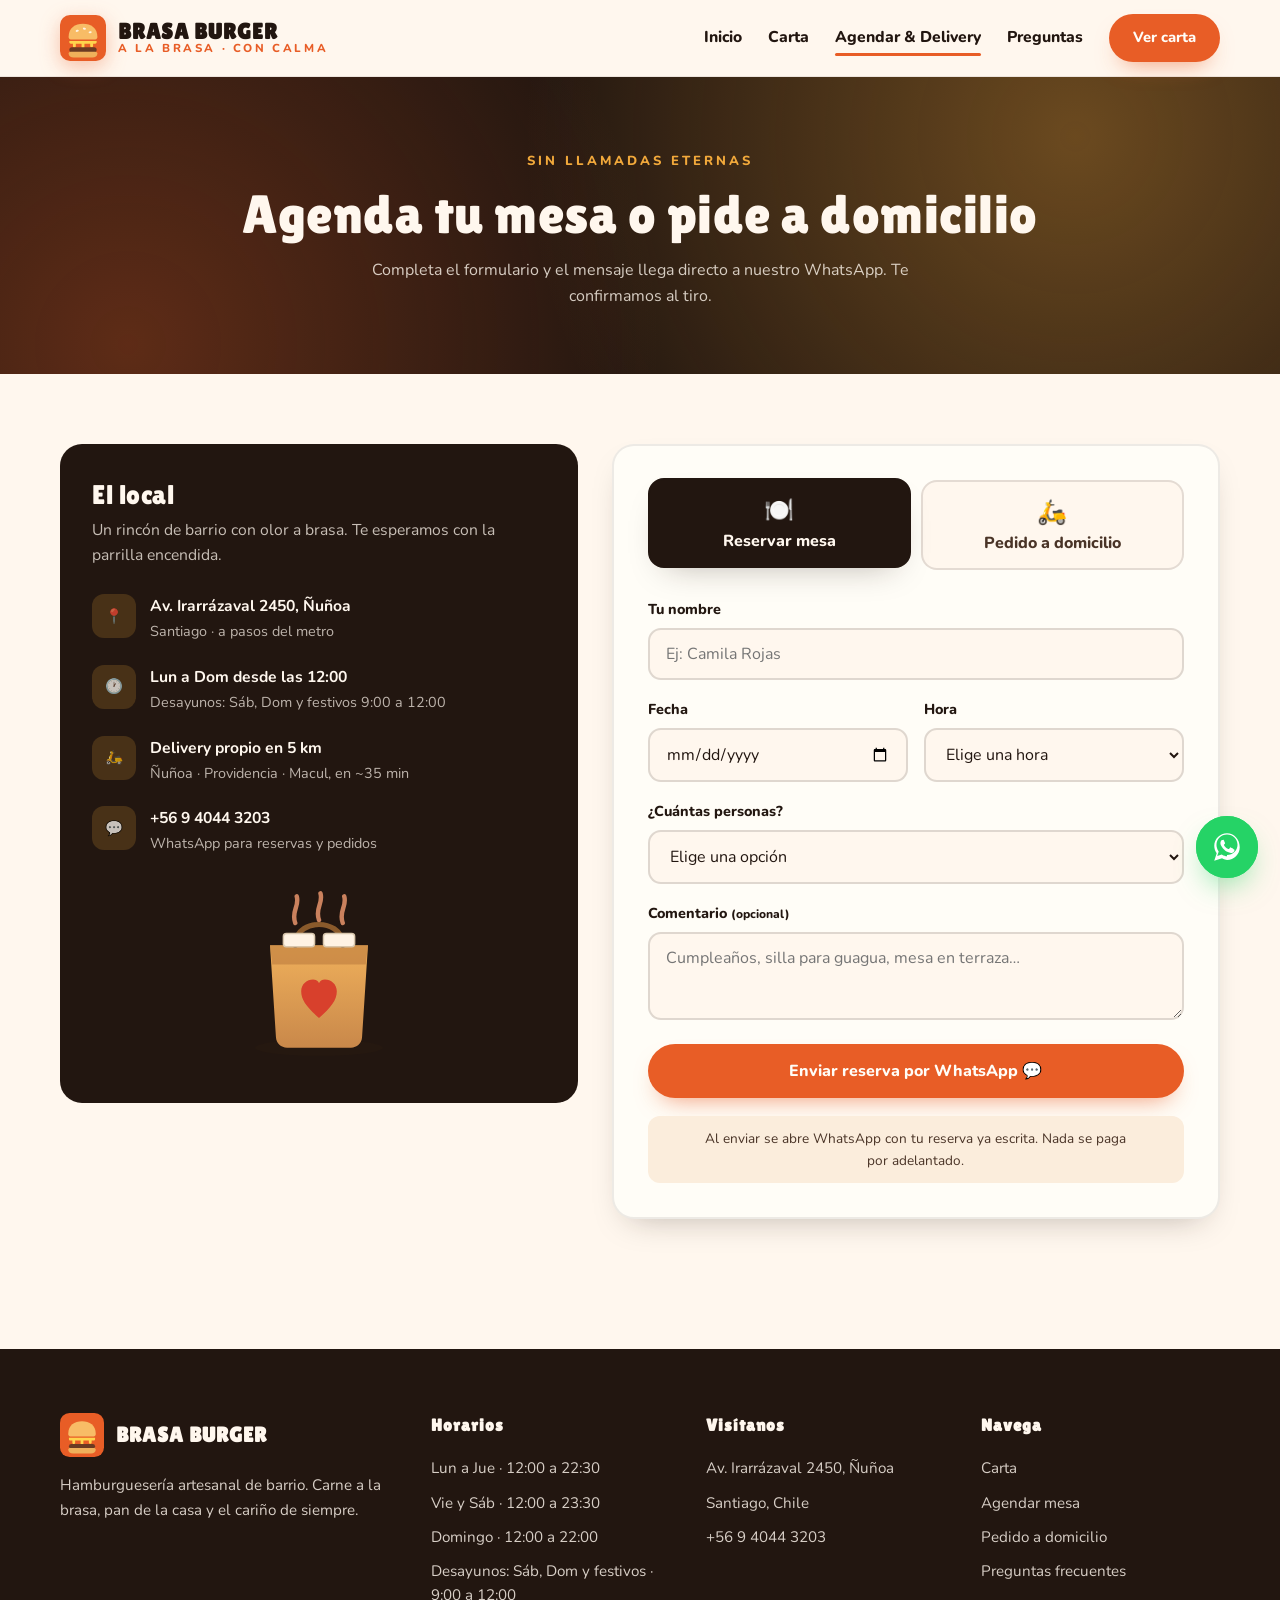
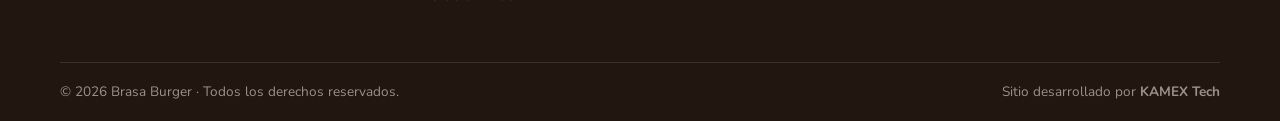
<file: reservas.html>
<!DOCTYPE html>
<html lang="es">
<head>
  <meta charset="UTF-8">
  <meta name="viewport" content="width=device-width, initial-scale=1.0">
  <title>Agendar &amp; Delivery · Brasa Burger</title>
  <meta name="description" content="Reserva tu mesa en Brasa Burger o arma tu pedido a domicilio: te llega cálido, sellado y ordenado. Confirmación inmediata por WhatsApp.">
  <meta name="theme-color" content="#E85D26">
  <link rel="icon" type="image/svg+xml" href="assets/favicon.svg">

  <meta property="og:type" content="website">
  <meta property="og:title" content="Agendar &amp; Delivery · Brasa Burger">
  <meta property="og:description" content="Reserva tu mesa o pide a domicilio en un minuto.">
  <meta property="og:image" content="assets/img/feat-delivery.svg">
  <meta property="og:locale" content="es_CL">

  <link rel="preconnect" href="https://fonts.googleapis.com">
  <link rel="preconnect" href="https://fonts.gstatic.com" crossorigin>
  <link href="https://fonts.googleapis.com/css2?family=Lilita+One&family=Nunito:wght@400;600;700;800&display=swap" rel="stylesheet">
  <link rel="stylesheet" href="css/styles.css">
</head>
<body>

  <header class="header" id="header">
    <div class="container nav">
      <a href="index.html" class="nav__logo" aria-label="Brasa Burger, inicio">
        <svg viewBox="0 0 64 64" aria-hidden="true"><rect width="64" height="64" rx="14" fill="#E85D26"/><path d="M12 30 C12 18 21 12 32 12 C43 12 52 18 52 30 L52 31 C52 32.6 50.6 34 49 34 L15 34 C13.4 34 12 32.6 12 31 Z" fill="#F8BC66"/><g fill="#FFF3E4"><ellipse cx="24" cy="22" rx="2.2" ry="1.4" transform="rotate(-14 24 22)"/><ellipse cx="34" cy="19" rx="2.2" ry="1.4" transform="rotate(10 34 19)"/><ellipse cx="42" cy="24" rx="2.2" ry="1.4" transform="rotate(-8 42 24)"/></g><path d="M13 36 L51 36 L51 38 C51 39 50 40 49 40 L46 40 L46 43 C46 45.4 42 45.4 42 43 L42 40 L34 40 L34 45 C34 47.4 30 47.4 30 45 L30 40 L22 40 L22 43.4 C22 45.8 18 45.8 18 43.4 L18 40 L15 40 C14 40 13 39 13 38 Z" fill="#FFD44D"/><rect x="13" y="45" width="38" height="7" rx="3.5" fill="#6B3A22"/><path d="M15 54 H49 C50.6 54 52 55 52 56.5 C52 60 49 62 45 62 L19 62 C15 62 12 60 12 56.5 C12 55 13.4 54 15 54 Z" fill="#EFB05B" transform="translate(0 -3)"/></svg>
        <span class="nav__logo-texto">
          <strong>BRASA BURGER</strong>
          <span>A la brasa · con calma</span>
        </span>
      </a>
      <nav class="nav__links" id="navLinks">
        <a href="index.html">Inicio</a>
        <a href="carta.html">Carta</a>
        <a href="reservas.html" class="is-activa">Agendar &amp; Delivery</a>
        <a href="index.html#faq">Preguntas</a>
        <a href="carta.html" class="btn btn--primary">Ver carta</a>
      </nav>
      <button class="nav__burger" id="navBurger" aria-label="Abrir menú" aria-expanded="false">
        <span></span><span></span><span></span>
      </button>
    </div>
  </header>

  <main>
    <section class="pagina-hero">
      <div class="container">
        <span class="seccion__eyebrow">Sin llamadas eternas</span>
        <h1>Agenda tu mesa o pide a domicilio</h1>
        <p>Completa el formulario y el mensaje llega directo a nuestro WhatsApp. Te confirmamos al tiro.</p>
      </div>
    </section>

    <section class="reservas" id="mesa">
      <div class="container reservas__grid">

        <!-- Panel de información -->
        <aside class="panel-info reveal">
          <h2>El local</h2>
          <p>Un rincón de barrio con olor a brasa. Te esperamos con la parrilla encendida.</p>
          <div class="panel-info__item">
            <span class="panel-info__icono">📍</span>
            <div><strong>Av. Irarrázaval 2450, Ñuñoa</strong><span>Santiago · a pasos del metro</span></div>
          </div>
          <div class="panel-info__item">
            <span class="panel-info__icono">🕐</span>
            <div><strong>Lun a Dom desde las 12:00</strong><span>Desayunos: Sáb, Dom y festivos 9:00 a 12:00</span></div>
          </div>
          <div class="panel-info__item">
            <span class="panel-info__icono">🛵</span>
            <div><strong>Delivery propio en 5 km</strong><span>Ñuñoa · Providencia · Macul, en ~35 min</span></div>
          </div>
          <div class="panel-info__item">
            <span class="panel-info__icono">💬</span>
            <div><strong>+56 9 4044 3203</strong><span>WhatsApp para reservas y pedidos</span></div>
          </div>
          <img src="assets/img/feat-delivery.svg" alt="Pedido que llega cálido y ordenado">
        </aside>

        <!-- Formularios -->
        <div class="tarjeta-form reveal" data-delay="1" id="delivery">
          <div class="tabs" role="tablist">
            <button class="tab is-activa" id="tabMesa" role="tab" aria-controls="formMesa">
              <span class="tab__emoji">🍽️</span> Reservar mesa
            </button>
            <button class="tab" id="tabDelivery" role="tab" aria-controls="formDelivery">
              <span class="tab__emoji">🛵</span> Pedido a domicilio
            </button>
          </div>

          <!-- Reserva de mesa -->
          <form class="form is-visible" id="formMesa" autocomplete="on">
            <div class="campo">
              <label for="mesaNombre">Tu nombre</label>
              <input type="text" id="mesaNombre" name="nombre" placeholder="Ej: Camila Rojas" required minlength="3">
            </div>
            <div class="form__fila">
              <div class="campo">
                <label for="mesaFecha">Fecha</label>
                <input type="date" id="mesaFecha" name="fecha" required>
              </div>
              <div class="campo">
                <label for="mesaHora">Hora</label>
                <select id="mesaHora" name="hora" required>
                  <option value="" disabled selected>Elige una hora</option>
                  <option>12:00</option><option>12:30</option><option>13:00</option><option>13:30</option>
                  <option>14:00</option><option>14:30</option><option>15:00</option>
                  <option>18:00</option><option>18:30</option><option>19:00</option><option>19:30</option>
                  <option>20:00</option><option>20:30</option><option>21:00</option><option>21:30</option>
                </select>
              </div>
            </div>
            <div class="campo">
              <label for="mesaPersonas">¿Cuántas personas?</label>
              <select id="mesaPersonas" name="personas" required>
                <option value="" disabled selected>Elige una opción</option>
                <option>2 personas</option><option>3 personas</option><option>4 personas</option>
                <option>5 personas</option><option>6 personas</option><option>7 a 9 personas</option>
                <option>10 a 12 personas</option>
              </select>
            </div>
            <div class="campo">
              <label for="mesaComentario">Comentario <small>(opcional)</small></label>
              <textarea id="mesaComentario" name="comentario" placeholder="Cumpleaños, silla para guagua, mesa en terraza…"></textarea>
            </div>
            <button type="submit" class="btn btn--primary">Enviar reserva por WhatsApp 💬</button>
            <p class="form__nota">Al enviar se abre WhatsApp con tu reserva ya escrita. Nada se paga por adelantado.</p>
          </form>

          <!-- Pedido a domicilio -->
          <form class="form" id="formDelivery" autocomplete="on">
            <div class="campo">
              <label for="delNombre">Tu nombre</label>
              <input type="text" id="delNombre" name="nombre" placeholder="Ej: Matías Fuentes" required minlength="3">
            </div>
            <div class="form__fila">
              <div class="campo">
                <label for="delDireccion">Dirección</label>
                <input type="text" id="delDireccion" name="direccion" placeholder="Calle y número, depto" required minlength="5">
              </div>
              <div class="campo">
                <label for="delComuna">Comuna</label>
                <select id="delComuna" name="comuna" required>
                  <option value="" disabled selected>Elige tu comuna</option>
                  <option>Ñuñoa</option><option>Providencia</option><option>Macul</option>
                  <option>Santiago Centro</option><option>La Reina</option><option>Otra (consultar)</option>
                </select>
              </div>
            </div>
            <div class="campo">
              <label for="delPedido">Tu pedido</label>
              <textarea id="delPedido" name="pedido" required minlength="5" placeholder="Ej: 1 Tocino Tomate & Palta, 1 papas grandes, 1 malteada de frutilla"></textarea>
              <span class="ayuda">¿Dudas con los nombres? Mira la <a href="carta.html" style="color:var(--naranja-osc); font-weight:800">carta completa aquí</a>.</span>
            </div>
            <div class="campo">
              <label for="delPago">Medio de pago</label>
              <select id="delPago" name="pago" required>
                <option value="" disabled selected>Elige cómo pagarás</option>
                <option>Efectivo</option><option>Tarjeta al recibir</option>
                <option>Transferencia</option><option>Link de pago</option>
              </select>
            </div>
            <div class="campo">
              <label for="delNota">Nota para el repartidor <small>(opcional)</small></label>
              <input type="text" id="delNota" name="nota" placeholder="Ej: tocar el timbre 2 veces">
            </div>
            <button type="submit" class="btn btn--primary">Enviar pedido por WhatsApp 🛵</button>
            <p class="form__nota">Te confirmamos el total y el tiempo de entrega por WhatsApp antes de cocinar.</p>
          </form>
        </div>
      </div>
    </section>
  </main>

  <footer class="footer">
    <div class="container">
      <div class="footer__grid">
        <div>
          <div class="footer__logo">
            <svg viewBox="0 0 64 64" aria-hidden="true"><rect width="64" height="64" rx="14" fill="#E85D26"/><path d="M12 30 C12 18 21 12 32 12 C43 12 52 18 52 30 L52 31 C52 32.6 50.6 34 49 34 L15 34 C13.4 34 12 32.6 12 31 Z" fill="#F8BC66"/><path d="M13 36 L51 36 L51 38 C51 39 50 40 49 40 L46 40 L46 43 C46 45.4 42 45.4 42 43 L42 40 L34 40 L34 45 C34 47.4 30 47.4 30 45 L30 40 L22 40 L22 43.4 C22 45.8 18 45.8 18 43.4 L18 40 L15 40 C14 40 13 39 13 38 Z" fill="#FFD44D"/><rect x="13" y="45" width="38" height="7" rx="3.5" fill="#6B3A22"/><path d="M15 54 H49 C50.6 54 52 55 52 56.5 C52 60 49 62 45 62 L19 62 C15 62 12 60 12 56.5 C12 55 13.4 54 15 54 Z" fill="#EFB05B" transform="translate(0 -3)"/></svg>
            <strong>BRASA BURGER</strong>
          </div>
          <p>Hamburguesería artesanal de barrio. Carne a la brasa, pan de la casa y el cariño de siempre.</p>
        </div>
        <div>
          <h4>Horarios</h4>
          <ul>
            <li>Lun a Jue · 12:00 a 22:30</li>
            <li>Vie y Sáb · 12:00 a 23:30</li>
            <li>Domingo · 12:00 a 22:00</li>
            <li>Desayunos: Sáb, Dom y festivos · 9:00 a 12:00</li>
          </ul>
        </div>
        <div>
          <h4>Visítanos</h4>
          <ul>
            <li>Av. Irarrázaval 2450, Ñuñoa</li>
            <li>Santiago, Chile</li>
            <li><a href="https://wa.me/56940443203?text=Hola%21%20Vengo%20de%20la%20web%20de%20Brasa%20Burger%20%F0%9F%8D%94" target="_blank" rel="noopener noreferrer">+56 9 4044 3203</a></li>
          </ul>
        </div>
        <div>
          <h4>Navega</h4>
          <ul>
            <li><a href="carta.html">Carta</a></li>
            <li><a href="reservas.html#mesa">Agendar mesa</a></li>
            <li><a href="reservas.html#delivery">Pedido a domicilio</a></li>
            <li><a href="index.html#faq">Preguntas frecuentes</a></li>
          </ul>
        </div>
      </div>
      <div class="footer__bajo">
        <span>© <span id="anio">2026</span> Brasa Burger · Todos los derechos reservados.</span>
        <span>Sitio desarrollado por <a href="https://kamextech.vercel.app" target="_blank" rel="noopener noreferrer"><strong>KAMEX Tech</strong></a></span>
      </div>
    </div>
  </footer>

  <a class="whatsapp" href="https://wa.me/56940443203?text=Hola%21%20Vengo%20de%20la%20web%20de%20Brasa%20Burger%20%F0%9F%8D%94%20y%20quiero%20hacer%20un%20pedido."
     target="_blank" rel="noopener noreferrer" aria-label="Escríbenos por WhatsApp">
    <svg viewBox="0 0 32 32" aria-hidden="true"><path d="M16 3C9.4 3 4 8.3 4 14.9c0 2.6.8 5 2.3 7L4 29l7.3-2.3c1.9 1 3.8 1.5 4.7 1.5 6.6 0 12-5.3 12-11.9C28 8.3 22.6 3 16 3zm0 21.6c-1.4 0-3.1-.5-4.6-1.4l-.3-.2-4.3 1.4 1.4-4.2-.2-.3c-1.2-1.8-1.9-3.8-1.9-6 0-5.3 4.4-9.7 9.9-9.7s9.9 4.4 9.9 9.7-4.4 9.7-9.9 9.7zm5.5-7.2c-.3-.2-1.8-.9-2-1-.3-.1-.5-.2-.7.2-.2.3-.8 1-.9 1.2-.2.2-.3.2-.6.1-.3-.2-1.3-.5-2.4-1.5-.9-.8-1.5-1.8-1.7-2.1-.2-.3 0-.5.1-.6l.5-.5c.1-.2.2-.3.3-.5.1-.2 0-.4 0-.6-.1-.2-.7-1.7-1-2.3-.2-.6-.5-.5-.7-.5h-.6c-.2 0-.6.1-.9.4-.3.3-1.1 1.1-1.1 2.7s1.2 3.1 1.3 3.3c.2.2 2.3 3.6 5.7 5 3.3 1.4 3.3.9 3.9.9.6-.1 1.8-.7 2.1-1.5.3-.7.3-1.4.2-1.5-.1-.1-.3-.2-.5-.2z"/></svg>
  </a>

  <script src="js/main.js"></script>
  <script src="js/reservas.js"></script>
</body>
</html>
</file>
<file: css/styles.css>
/* ============================================================
   BRASA BURGER · Hamburguesería artesanal
   Hoja de estilos principal (inicio, carta, reservas)
   ============================================================ */

:root {
  --crema: #FFF7EE;
  --crema-2: #FBEDDC;
  --crema-3: #F6E3CA;
  --carbon: #221610;
  --carbon-2: #33221A;
  --carbon-3: #4A3427;
  --naranja: #E85D26;
  --naranja-osc: #C74A1B;
  --dorado: #F2A93B;
  --dorado-suave: #F7D08A;
  --verde: #71A24B;
  --rojo: #CE3B2A;
  --rosa: #EC6F9E;
  --blanco: #FFFDF7;
  --sombra: 0 14px 34px -18px rgba(34, 22, 16, .35);
  --radio: 22px;
  --fuente-titulo: "Lilita One", "Arial Black", sans-serif;
  --fuente-texto: "Nunito", "Segoe UI", sans-serif;
  --ease-out: cubic-bezier(0.23, 1, 0.32, 1);
  --ease-in-out: cubic-bezier(0.77, 0, 0.175, 1);
}

* { margin: 0; padding: 0; box-sizing: border-box; }

html { scroll-behavior: smooth; scroll-padding-top: 90px; }

body {
  font-family: var(--fuente-texto);
  background: var(--crema);
  color: var(--carbon);
  line-height: 1.6;
  overflow-x: hidden;
}

img, svg { max-width: 100%; display: block; }

a { color: inherit; text-decoration: none; }

ul { list-style: none; }

.container { width: min(1160px, 92%); margin-inline: auto; }

h1, h2, h3, .font-display {
  font-family: var(--fuente-titulo);
  font-weight: 400;
  letter-spacing: .5px;
  line-height: 1.12;
  text-wrap: balance;
}

p { text-wrap: pretty; }

/* ---------- Botones ---------- */
.btn {
  display: inline-flex;
  align-items: center;
  gap: 10px;
  padding: 14px 28px;
  border-radius: 999px;
  font-family: var(--fuente-texto);
  font-weight: 800;
  font-size: 1rem;
  border: 2px solid transparent;
  cursor: pointer;
  transition: transform .2s var(--ease-out), box-shadow .2s var(--ease-out), background .2s var(--ease-out), color .2s var(--ease-out);
}
.btn:hover { transform: translateY(-3px); }
.btn:active { transform: translateY(-1px) scale(.97); transition-duration: .12s; }

.btn--primary {
  background: var(--naranja);
  color: var(--blanco);
  box-shadow: 0 12px 24px -12px rgba(232, 93, 38, .65);
}
.btn--primary:hover { background: var(--naranja-osc); }

.btn--ghost {
  background: transparent;
  color: var(--carbon);
  border-color: var(--carbon);
}
.btn--ghost:hover { background: var(--carbon); color: var(--crema); }

.btn--claro {
  background: var(--blanco);
  color: var(--carbon);
  box-shadow: var(--sombra);
}
.btn--claro:hover { background: var(--dorado-suave); }

/* ---------- Header ---------- */
.header {
  position: sticky;
  top: 0;
  z-index: 60;
  background: rgba(255, 247, 238, .92);
  backdrop-filter: blur(10px);
  border-bottom: 1px solid rgba(34, 22, 16, .08);
  transition: box-shadow .3s ease;
}
.header.is-scrolled { box-shadow: 0 10px 30px -18px rgba(34, 22, 16, .35); }

.nav {
  display: flex;
  align-items: center;
  justify-content: space-between;
  gap: 20px;
  padding: 14px 0;
}

.nav__logo { display: flex; align-items: center; gap: 12px; }
.nav__logo svg { width: 46px; height: 46px; filter: drop-shadow(0 6px 10px rgba(232,93,38,.35)); }
.nav__logo-texto { display: flex; flex-direction: column; line-height: 1; }
.nav__logo-texto strong {
  font-family: var(--fuente-titulo);
  font-size: 1.35rem;
  color: var(--carbon);
  letter-spacing: 1px;
}
.nav__logo-texto span { font-size: .72rem; font-weight: 800; color: var(--naranja); letter-spacing: 2.6px; text-transform: uppercase; }

.nav__links { display: flex; align-items: center; gap: 26px; }
.nav__links a:not(.btn) {
  font-weight: 800;
  font-size: .98rem;
  position: relative;
  padding: 4px 0;
}
.nav__links a:not(.btn)::after {
  content: "";
  position: absolute;
  left: 0; bottom: -2px;
  width: 100%; height: 3px;
  border-radius: 3px;
  background: var(--naranja);
  transform: scaleX(0);
  transform-origin: left;
  transition: transform .3s ease;
}
.nav__links a:not(.btn):hover::after,
.nav__links a.is-activa::after { transform: scaleX(1); }
.nav__links .btn { padding: 10px 22px; font-size: .92rem; }

.nav__burger {
  display: none;
  background: none;
  border: 0;
  cursor: pointer;
  width: 44px; height: 44px;
  border-radius: 12px;
  place-items: center;
}
.nav__burger span {
  display: block;
  width: 24px; height: 3px;
  border-radius: 3px;
  background: var(--carbon);
  margin: 2.5px auto;
  transition: transform .3s ease, opacity .3s ease;
}
.nav__burger.is-abierto span:nth-child(1) { transform: translateY(8px) rotate(45deg); }
.nav__burger.is-abierto span:nth-child(2) { opacity: 0; }
.nav__burger.is-abierto span:nth-child(3) { transform: translateY(-8px) rotate(-45deg); }

/* ---------- Hero ---------- */
.hero {
  position: relative;
  padding: 56px 0 30px;
  overflow: hidden;
}
.hero::before {
  content: "";
  position: absolute;
  top: -240px; right: -180px;
  width: 640px; height: 640px;
  border-radius: 50%;
  background: radial-gradient(circle, rgba(242, 169, 59, .32), transparent 65%);
  pointer-events: none;
}

.hero__grid {
  display: grid;
  grid-template-columns: 1.05fr .95fr;
  align-items: center;
  gap: 30px;
}

.hero__eyebrow {
  display: inline-flex;
  align-items: center;
  gap: 8px;
  background: var(--crema-2);
  border: 1.5px dashed var(--dorado);
  color: var(--naranja-osc);
  font-weight: 800;
  font-size: .85rem;
  letter-spacing: 1.5px;
  text-transform: uppercase;
  padding: 8px 18px;
  border-radius: 999px;
  margin-bottom: 22px;
}

.hero h1 { font-size: clamp(2.5rem, 5.4vw, 4.2rem); margin-bottom: 18px; }
.hero h1 .resaltado { color: var(--naranja); position: relative; white-space: nowrap; }
.hero h1 .resaltado::after {
  content: "";
  position: absolute;
  left: 0; right: 0; bottom: 4px;
  height: 12px;
  background: var(--dorado-suave);
  z-index: -1;
  border-radius: 6px;
}

.hero__copy { font-size: 1.12rem; color: var(--carbon-3); max-width: 480px; margin-bottom: 30px; }

.hero__acciones { display: flex; flex-wrap: wrap; gap: 14px; }

/* Escenario de la hamburguesa giratoria */
.hero__escenario {
  position: relative;
  height: 500px;
  display: grid;
  place-items: center;
}
.hero__plato {
  position: absolute;
  width: 420px; height: 420px;
  border-radius: 50%;
  background: radial-gradient(circle at 50% 42%, #FFE3BC, #F6C877 68%, transparent 70%);
  box-shadow: inset 0 -18px 40px rgba(199, 74, 27, .18);
}
.hero__aro {
  position: absolute;
  width: 470px; height: 470px;
  border-radius: 50%;
  border: 2.5px dashed rgba(199, 74, 27, .5);
  animation: giroAro 26s linear infinite;
}
@keyframes giroAro { to { transform: rotate(360deg); } }

.hero__burgers { position: relative; width: 430px; height: 430px; }
.hero__burger {
  position: absolute;
  inset: 0;
  display: grid;
  place-items: center;
  opacity: 0;
  transform: rotate(65deg) scale(.72);
  transition: opacity .8s ease, transform .8s cubic-bezier(.22, 1.1, .35, 1);
  pointer-events: none;
}
.hero__burger img { width: 92%; filter: drop-shadow(0 26px 26px rgba(34, 22, 16, .22)); }
.hero__burger--foto img {
  width: 78%;
  height: auto;
  aspect-ratio: 1 / 1;
  object-fit: cover;
  border-radius: 50%;
  border: 8px solid var(--blanco);
  box-shadow: 0 26px 40px -14px rgba(34, 22, 16, .45);
  filter: none;
}
.hero__burger.is-activa {
  opacity: 1;
  transform: rotate(0deg) scale(1);
  animation: flotar 4.5s ease-in-out infinite;
}
.hero__burger.is-saliendo {
  opacity: 0;
  transform: rotate(-65deg) scale(.72);
}
@keyframes flotar {
  0%, 100% { translate: 0 0; }
  50% { translate: 0 -14px; }
}

.hero__nombre {
  position: absolute;
  bottom: 6px;
  left: 50%;
  transform: translateX(-50%);
  background: var(--carbon);
  color: var(--crema);
  font-family: var(--fuente-titulo);
  font-size: 1.05rem;
  letter-spacing: 1px;
  padding: 10px 26px;
  border-radius: 999px;
  box-shadow: var(--sombra);
  white-space: nowrap;
  transition: opacity .4s ease;
}
.hero__nombre.is-cambiando { opacity: 0; }

/* Ingredientes flotando en el fondo */
.hero__flotante {
  position: absolute;
  opacity: .8;
  pointer-events: none;
  animation: derivar 9s ease-in-out infinite;
}
.hero__flotante:nth-of-type(2) { animation-duration: 11s; animation-delay: -3s; }
.hero__flotante:nth-of-type(3) { animation-duration: 13s; animation-delay: -6s; }
.hero__flotante:nth-of-type(4) { animation-duration: 10s; animation-delay: -2s; }
.hero__flotante:nth-of-type(5) { animation-duration: 12s; animation-delay: -5s; }
@keyframes derivar {
  0%, 100% { transform: translate(0, 0) rotate(0deg); }
  33% { transform: translate(14px, -22px) rotate(10deg); }
  66% { transform: translate(-12px, -8px) rotate(-8deg); }
}

/* ---------- Cinta marquee ---------- */
.cinta {
  background: var(--carbon);
  color: var(--crema);
  overflow: hidden;
  padding: 14px 0;
  transform: rotate(-1deg) scale(1.02);
  margin: 26px 0 10px;
}
.cinta__pista {
  display: flex;
  gap: 44px;
  width: max-content;
  animation: cintaMueve 26s linear infinite;
}
.cinta__pista span {
  font-family: var(--fuente-titulo);
  font-size: 1.05rem;
  letter-spacing: 2.5px;
  text-transform: uppercase;
  display: flex;
  align-items: center;
  gap: 44px;
  white-space: nowrap;
}
.cinta__pista span::after { content: "●"; color: var(--dorado); font-size: .7rem; }
@keyframes cintaMueve { to { transform: translateX(-50%); } }

/* ---------- Secciones ---------- */
.seccion { padding: 84px 0; }
.seccion--tinte { background: var(--crema-2); }

.seccion__cabeza { text-align: center; max-width: 640px; margin: 0 auto 52px; }
.seccion__eyebrow {
  color: var(--naranja);
  font-weight: 800;
  letter-spacing: 3px;
  text-transform: uppercase;
  font-size: .82rem;
  display: block;
  margin-bottom: 10px;
}
.seccion__cabeza h2 { font-size: clamp(1.9rem, 3.6vw, 2.8rem); margin-bottom: 14px; }
.seccion__cabeza p { color: var(--carbon-3); font-size: 1.05rem; }

/* ---------- Categorías (cuadrados) ---------- */
.cats {
  display: grid;
  grid-template-columns: repeat(5, 1fr);
  gap: 18px;
}
.cat {
  aspect-ratio: 1 / 1;
  background: var(--blanco);
  border-radius: var(--radio);
  border: 2px solid rgba(34, 22, 16, .07);
  display: flex;
  flex-direction: column;
  align-items: center;
  justify-content: center;
  gap: 6px;
  padding: 18px 12px;
  text-align: center;
  box-shadow: var(--sombra);
  transition: transform .3s ease, border-color .3s ease, background .3s ease;
  position: relative;
  overflow: hidden;
}
.cat::before {
  content: "";
  position: absolute;
  top: -46px; right: -46px;
  width: 110px; height: 110px;
  border-radius: 50%;
  background: var(--crema-2);
  transition: transform .35s ease;
  z-index: 0;
}
.cat:hover { transform: translateY(-8px) rotate(-1deg); border-color: var(--dorado); }
.cat:hover::before { transform: scale(1.6); }
.cat img { width: 68%; max-width: 130px; position: relative; z-index: 1; transition: transform .35s ease; }
.cat:hover img { transform: scale(1.08) rotate(2deg); }
.cat strong { font-family: var(--fuente-titulo); font-size: 1.06rem; letter-spacing: .5px; position: relative; z-index: 1; }
.cat span { font-size: .8rem; font-weight: 700; color: var(--naranja-osc); position: relative; z-index: 1; }

/* ---------- Features (promesas, 1 ancha + 2) ---------- */
.features {
  display: grid;
  grid-template-columns: 1fr 1fr;
  gap: 24px;
}
.feature {
  background: var(--blanco);
  border-radius: var(--radio);
  padding: 34px 28px 30px;
  box-shadow: var(--sombra);
  border: 2px solid rgba(34, 22, 16, .06);
  position: relative;
  transition: transform .25s var(--ease-out), border-color .25s var(--ease-out);
}
.feature:hover { transform: translateY(-8px); border-color: var(--dorado); }
.feature img { width: 132px; margin: 4px auto 18px; }
.feature h3 { font-size: 1.32rem; margin-bottom: 10px; text-align: center; }
.feature p { color: var(--carbon-3); font-size: .98rem; text-align: center; }
.feature--ancha {
  grid-column: 1 / -1;
  display: grid;
  grid-template-columns: auto 1fr;
  align-items: center;
  gap: 12px 34px;
  padding: 30px 38px;
  background:
    radial-gradient(circle at 92% 8%, rgba(242, 169, 59, .18), transparent 55%),
    var(--blanco);
}
.feature--ancha img { width: 150px; margin: 0; }
.feature--ancha h3, .feature--ancha p { text-align: left; }
.feature--ancha p { max-width: 62ch; }

/* ---------- FAQ ---------- */
.faq { max-width: 780px; margin-inline: auto; }
.faq__item {
  background: var(--blanco);
  border: 2px solid rgba(34, 22, 16, .08);
  border-radius: 18px;
  margin-bottom: 14px;
  overflow: hidden;
  transition: border-color .3s ease;
}
.faq__item.is-abierta { border-color: var(--dorado); }
.faq__pregunta {
  width: 100%;
  background: none;
  border: 0;
  cursor: pointer;
  display: flex;
  align-items: center;
  justify-content: space-between;
  gap: 16px;
  padding: 20px 24px;
  font-family: var(--fuente-texto);
  font-weight: 800;
  font-size: 1.04rem;
  color: var(--carbon);
  text-align: left;
}
.faq__icono {
  flex: 0 0 auto;
  width: 34px; height: 34px;
  border-radius: 50%;
  background: var(--crema-2);
  color: var(--naranja-osc);
  display: grid;
  place-items: center;
  font-size: 1.3rem;
  font-weight: 800;
  transition: transform .35s ease, background .35s ease, color .35s ease;
}
.faq__item.is-abierta .faq__icono {
  transform: rotate(45deg);
  background: var(--naranja);
  color: var(--blanco);
}
.faq__respuesta {
  max-height: 0;
  overflow: hidden;
  transition: max-height .45s ease;
}
.faq__respuesta p { padding: 0 24px 22px; color: var(--carbon-3); }

/* ---------- Banda CTA ---------- */
.cta {
  background:
    radial-gradient(circle at 12% 10%, rgba(232, 93, 38, .35), transparent 46%),
    radial-gradient(circle at 88% 90%, rgba(242, 169, 59, .28), transparent 46%),
    var(--carbon);
  border-radius: 30px;
  padding: 60px 48px;
  color: var(--crema);
  display: grid;
  grid-template-columns: 1.1fr .9fr;
  gap: 34px;
  align-items: center;
  box-shadow: 0 30px 60px -30px rgba(34, 22, 16, .6);
}
.cta h2 { font-size: clamp(1.8rem, 3.4vw, 2.6rem); margin-bottom: 14px; }
.cta p { color: rgba(255, 247, 238, .78); max-width: 460px; }
.cta__opciones { display: grid; gap: 16px; }
.cta__opcion {
  display: flex;
  align-items: center;
  gap: 18px;
  background: rgba(255, 253, 247, .07);
  border: 1.5px solid rgba(255, 253, 247, .18);
  border-radius: 18px;
  padding: 18px 22px;
  transition: transform .3s ease, background .3s ease, border-color .3s ease;
}
.cta__opcion:hover { transform: translateX(8px); background: rgba(255, 253, 247, .13); border-color: var(--dorado); }
.cta__opcion-icono {
  width: 52px; height: 52px;
  flex: 0 0 auto;
  border-radius: 14px;
  background: var(--naranja);
  display: grid;
  place-items: center;
  font-size: 1.5rem;
}
.cta__opcion strong { font-family: var(--fuente-titulo); font-size: 1.14rem; letter-spacing: .5px; display: block; }
.cta__opcion span { font-size: .9rem; color: rgba(255, 247, 238, .72); }
.cta__opcion .flecha { margin-left: auto; font-size: 1.4rem; color: var(--dorado); }

/* ---------- Footer ---------- */
.footer {
  background: var(--carbon);
  color: rgba(255, 247, 238, .82);
  margin-top: 90px;
  padding: 64px 0 0;
}
.footer__grid {
  display: grid;
  grid-template-columns: 1.4fr 1fr 1fr 1fr;
  gap: 36px;
  padding-bottom: 44px;
}
.footer__logo { display: flex; align-items: center; gap: 12px; margin-bottom: 16px; }
.footer__logo svg { width: 44px; height: 44px; }
.footer__logo strong { font-family: var(--fuente-titulo); font-size: 1.3rem; color: var(--crema); letter-spacing: 1px; }
.footer p { font-size: .95rem; }
.footer h4 {
  font-family: var(--fuente-titulo);
  color: var(--crema);
  letter-spacing: 1px;
  margin-bottom: 16px;
  font-size: 1.05rem;
}
.footer li { margin-bottom: 10px; font-size: .95rem; }
.footer a:hover { color: var(--dorado); }
.footer__bajo {
  border-top: 1px solid rgba(255, 247, 238, .12);
  padding: 18px 0;
  display: flex;
  justify-content: space-between;
  gap: 12px;
  flex-wrap: wrap;
  font-size: .85rem;
  color: rgba(255, 247, 238, .55);
}

/* ---------- Botón flotante WhatsApp ---------- */
.whatsapp {
  position: fixed;
  right: 22px;
  bottom: 22px;
  z-index: 80;
  width: 62px; height: 62px;
  border-radius: 50%;
  background: #25D366;
  display: grid;
  place-items: center;
  box-shadow: 0 14px 30px -10px rgba(37, 211, 102, .6);
  transition: transform .3s ease;
}
.whatsapp:hover { transform: scale(1.1) rotate(6deg); }
.whatsapp svg { width: 34px; height: 34px; fill: #fff; }
.whatsapp::after {
  content: "";
  position: absolute;
  inset: 0;
  border-radius: 50%;
  border: 3px solid #25D366;
  animation: pulso 2.2s ease-out infinite;
}
@keyframes pulso {
  0% { transform: scale(1); opacity: .8; }
  100% { transform: scale(1.55); opacity: 0; }
}

/* ---------- Página CARTA ---------- */
.pagina-hero {
  background:
    radial-gradient(circle at 84% 20%, rgba(242, 169, 59, .35), transparent 50%),
    radial-gradient(circle at 10% 90%, rgba(232, 93, 38, .3), transparent 45%),
    var(--carbon);
  color: var(--crema);
  padding: 74px 0 64px;
  text-align: center;
  position: relative;
  overflow: hidden;
}
.pagina-hero h1 { font-size: clamp(2.2rem, 4.6vw, 3.4rem); margin: 12px 0 14px; }
.pagina-hero p { color: rgba(255, 247, 238, .8); max-width: 560px; margin-inline: auto; }
.pagina-hero .seccion__eyebrow { color: var(--dorado); }

.chips {
  position: sticky;
  top: 76px;
  z-index: 50;
  background: rgba(255, 247, 238, .94);
  backdrop-filter: blur(10px);
  border-bottom: 1px solid rgba(34, 22, 16, .08);
  padding: 12px 0;
}
.chips__pista {
  display: flex;
  gap: 10px;
  overflow-x: auto;
  scrollbar-width: none;
  padding-bottom: 2px;
}
.chips__pista::-webkit-scrollbar { display: none; }
.chip {
  flex: 0 0 auto;
  padding: 9px 20px;
  border-radius: 999px;
  border: 2px solid rgba(34, 22, 16, .12);
  background: var(--blanco);
  font-weight: 800;
  font-size: .9rem;
  transition: background .25s ease, color .25s ease, border-color .25s ease;
}
.chip:hover, .chip.is-activa { background: var(--carbon); color: var(--crema); border-color: var(--carbon); }

.menu-seccion { padding: 66px 0 10px; }
.menu-seccion__cabeza {
  display: flex;
  align-items: center;
  gap: 18px;
  margin-bottom: 34px;
}
.menu-seccion__cabeza h2 { font-size: clamp(1.7rem, 3vw, 2.3rem); }
.menu-seccion__cabeza .linea {
  flex: 1;
  height: 3px;
  border-radius: 3px;
  background: repeating-linear-gradient(90deg, var(--dorado) 0 14px, transparent 14px 26px);
}
.menu-seccion__icono {
  width: 58px; height: 58px;
  border-radius: 16px;
  background: var(--crema-2);
  border: 2px dashed var(--dorado);
  display: grid;
  place-items: center;
  rotate: -4deg;
}
.menu-seccion__icono img { width: 40px; }

.platos {
  display: grid;
  grid-template-columns: repeat(3, 1fr);
  gap: 22px;
}
.plato {
  background: var(--blanco);
  border-radius: var(--radio);
  border: 2px solid rgba(34, 22, 16, .07);
  box-shadow: var(--sombra);
  overflow: hidden;
  display: flex;
  flex-direction: column;
  transition: transform .3s ease, border-color .3s ease;
}
.plato:hover { transform: translateY(-8px); border-color: var(--dorado); }
.plato__marco {
  background:
    radial-gradient(circle at 50% 110%, rgba(242, 169, 59, .35), transparent 60%),
    var(--crema-2);
  border-bottom: 2px dashed rgba(199, 74, 27, .3);
  padding: 22px;
  display: grid;
  place-items: center;
  min-height: 210px;
  position: relative;
}
.plato__marco::before, .plato__marco::after {
  content: "";
  position: absolute;
  width: 26px; height: 26px;
  border: 3px solid rgba(199, 74, 27, .35);
  border-radius: 4px;
}
.plato__marco::before { top: 10px; left: 10px; border-right: 0; border-bottom: 0; }
.plato__marco::after { bottom: 10px; right: 10px; border-left: 0; border-top: 0; }
.plato__marco img { width: 82%; max-width: 250px; transition: transform .35s ease; }
.plato:hover .plato__marco img { transform: scale(1.07) rotate(-1.5deg); }

/* Marco para fotografías reales de platos (sin marco ilustrado, foto a página completa) */
.plato__marco--foto {
  padding: 0;
  background: var(--crema-3);
  aspect-ratio: 4 / 3;
  min-height: 0;
}
.plato__marco--foto::before, .plato__marco--foto::after { display: none; }
.plato__marco--foto img {
  width: 100%;
  height: 100%;
  max-width: none;
  object-fit: cover;
}
.plato:hover .plato__marco--foto img { transform: scale(1.06); }
.plato__info { padding: 20px 22px 22px; display: flex; flex-direction: column; gap: 8px; flex: 1; }
.plato__nombre {
  display: flex;
  align-items: baseline;
  justify-content: space-between;
  gap: 12px;
}
.plato__nombre h3 { font-size: 1.2rem; }
.plato__precio {
  font-family: var(--fuente-titulo);
  color: var(--naranja-osc);
  background: var(--crema-2);
  padding: 5px 13px;
  border-radius: 999px;
  font-size: 1rem;
  white-space: nowrap;
}
.plato__info p { color: var(--carbon-3); font-size: .93rem; flex: 1; }
.plato__tags { display: flex; flex-wrap: wrap; gap: 6px; }
.plato__tags span {
  font-size: .74rem;
  font-weight: 800;
  padding: 4px 11px;
  border-radius: 999px;
  background: var(--crema-2);
  color: var(--carbon-3);
}
.plato__tags .tag--picante { background: #FBDAD2; color: var(--rojo); }
.plato__tags .tag--veggie { background: #E2EED2; color: #4E7A30; }
.plato__tags .tag--fav { background: #FDEBC8; color: #A6690C; }

/* malteadas con marco especial */
.plato--malteada .plato__marco { min-height: 250px; }
.plato--frutilla .plato__marco { background: radial-gradient(circle at 50% 115%, rgba(236, 111, 158, .4), transparent 62%), #FDECF2; }
.plato--chocolate .plato__marco { background: radial-gradient(circle at 50% 115%, rgba(107, 66, 38, .38), transparent 62%), #F3E6DA; }
.plato--manjar .plato__marco { background: radial-gradient(circle at 50% 115%, rgba(193, 134, 63, .4), transparent 62%), #FBF0DC; }

/* ---------- Página RESERVAS ---------- */
.reservas { padding: 70px 0 40px; }
.reservas__grid {
  display: grid;
  grid-template-columns: .92fr 1.08fr;
  gap: 34px;
  align-items: start;
}

.panel-info {
  background: var(--carbon);
  color: var(--crema);
  border-radius: var(--radio);
  padding: 36px 32px;
  position: sticky;
  top: 110px;
}
.panel-info h2 { font-size: 1.7rem; margin-bottom: 8px; }
.panel-info > p { color: rgba(255, 247, 238, .75); margin-bottom: 26px; font-size: .98rem; }
.panel-info__item { display: flex; gap: 14px; margin-bottom: 20px; }
.panel-info__icono {
  flex: 0 0 auto;
  width: 44px; height: 44px;
  border-radius: 12px;
  background: rgba(242, 169, 59, .18);
  display: grid;
  place-items: center;
  font-size: 1.2rem;
}
.panel-info__item strong { display: block; font-size: .98rem; color: var(--crema); }
.panel-info__item span { font-size: .9rem; color: rgba(255, 247, 238, .7); }
.panel-info img { width: 190px; margin: 8px auto 0; }

.tarjeta-form {
  background: var(--blanco);
  border-radius: var(--radio);
  border: 2px solid rgba(34, 22, 16, .08);
  box-shadow: var(--sombra);
  padding: 34px;
}

.tabs { display: grid; grid-template-columns: 1fr 1fr; gap: 10px; margin-bottom: 28px; }
.tab {
  border: 2px solid rgba(34, 22, 16, .12);
  background: var(--crema);
  border-radius: 16px;
  padding: 14px 10px;
  cursor: pointer;
  text-align: center;
  font-family: var(--fuente-texto);
  font-weight: 800;
  font-size: 1rem;
  color: var(--carbon-3);
  transition: background .2s var(--ease-out), color .2s var(--ease-out), border-color .2s var(--ease-out), transform .2s var(--ease-out), box-shadow .2s var(--ease-out);
}
.tab:active { transform: scale(.97); }
.tab .tab__emoji { display: block; font-size: 1.5rem; margin-bottom: 4px; }
.tab.is-activa {
  background: var(--carbon);
  color: var(--crema);
  border-color: var(--carbon);
  transform: translateY(-2px);
  box-shadow: var(--sombra);
}

.form { display: none; }
.form.is-visible { display: grid; gap: 18px; animation: aparecer .4s ease; }
@keyframes aparecer { from { opacity: 0; transform: translateY(10px); } }

.form__fila { display: grid; grid-template-columns: 1fr 1fr; gap: 16px; }
.campo { display: grid; gap: 7px; }
.campo label { font-weight: 800; font-size: .9rem; }
.campo input, .campo select, .campo textarea {
  font-family: var(--fuente-texto);
  font-size: 1rem;
  padding: 13px 16px;
  border-radius: 13px;
  border: 2px solid rgba(34, 22, 16, .14);
  background: var(--crema);
  color: var(--carbon);
  transition: border-color .25s ease, box-shadow .25s ease;
  width: 100%;
}
.campo textarea { resize: vertical; min-height: 88px; }
.campo input:focus, .campo select:focus, .campo textarea:focus {
  outline: none;
  border-color: var(--naranja);
  box-shadow: 0 0 0 4px rgba(232, 93, 38, .15);
}
.campo .ayuda { font-size: .8rem; color: var(--carbon-3); font-weight: 600; }

.form .btn { justify-content: center; width: 100%; margin-top: 6px; }
.form__nota {
  text-align: center;
  font-size: .85rem;
  color: var(--carbon-3);
  background: var(--crema-2);
  border-radius: 12px;
  padding: 12px 16px;
}

/* ---------- Animación de aparición al hacer scroll ----------
   El estado oculto solo aplica si hay JS (html.js): sin JS todo queda visible. */
html.js .reveal {
  opacity: 0;
  transform: translateY(22px);
  transition: opacity .55s var(--ease-out), transform .55s var(--ease-out);
}
html.js .reveal.is-visible { opacity: 1; transform: none; }
html.js .reveal[data-delay="1"] { transition-delay: .06s; }
html.js .reveal[data-delay="2"] { transition-delay: .12s; }
html.js .reveal[data-delay="3"] { transition-delay: .18s; }
html.js .reveal[data-delay="4"] { transition-delay: .24s; }

/* ---------- Responsive ---------- */
@media (max-width: 1020px) {
  .cats { grid-template-columns: repeat(3, 1fr); }
  .cats .cat:nth-child(4), .cats .cat:nth-child(5) { aspect-ratio: auto; padding: 26px 12px; }
  .platos { grid-template-columns: repeat(2, 1fr); }
}

@media (max-width: 900px) {
  .hero__grid { grid-template-columns: 1fr; text-align: center; }
  .hero__copy { margin-inline: auto; }
  .hero__acciones { justify-content: center; }
  .hero__escenario { height: 430px; order: -1; }
  .hero__plato { width: 340px; height: 340px; }
  .hero__aro { width: 385px; height: 385px; }
  .hero__burgers { width: 350px; height: 350px; }

  .features { grid-template-columns: 1fr; max-width: 480px; margin-inline: auto; }
  .feature--ancha { grid-template-columns: 1fr; text-align: center; padding: 34px 28px 30px; }
  .feature--ancha img { margin: 4px auto 6px; }
  .feature--ancha h3, .feature--ancha p { text-align: center; }
  .cta { grid-template-columns: 1fr; padding: 44px 30px; text-align: center; }
  .cta p { margin-inline: auto; }
  .footer__grid { grid-template-columns: 1fr 1fr; }
  .reservas__grid { grid-template-columns: 1fr; }
  .panel-info { position: static; }

  .nav__links {
    position: fixed;
    inset: 74px 0 auto 0;
    background: var(--crema);
    flex-direction: column;
    align-items: center;
    gap: 20px;
    padding: 30px 20px 36px;
    border-bottom: 2px solid rgba(34, 22, 16, .1);
    box-shadow: 0 30px 40px -30px rgba(34, 22, 16, .4);
    transform: translateY(-130%);
    transition: transform .4s ease;
    z-index: 55;
  }
  .nav__links.is-abierto { transform: translateY(0); }
  .nav__burger { display: grid; }
}

@media (max-width: 640px) {
  .seccion { padding: 60px 0; }
  .cats { grid-template-columns: repeat(2, 1fr); gap: 14px; }
  .cats .cat:nth-child(3) { aspect-ratio: auto; padding: 26px 12px; }
  .platos { grid-template-columns: 1fr; }
  .form__fila { grid-template-columns: 1fr; }
  .hero { padding-top: 30px; }
  .hero__escenario { height: 360px; }
  .hero__plato { width: 280px; height: 280px; }
  .hero__aro { width: 318px; height: 318px; }
  .hero__burgers { width: 290px; height: 290px; }
  .hero__nombre { font-size: .9rem; padding: 8px 18px; }
  .tarjeta-form { padding: 24px 18px; }
  .whatsapp { width: 54px; height: 54px; right: 16px; bottom: 16px; }
  .whatsapp svg { width: 30px; height: 30px; }
}

/* ---------- Táctil: sin efectos de hover pegajosos ---------- */
@media (hover: none) {
  .btn:hover, .cat:hover, .feature:hover, .plato:hover,
  .cta__opcion:hover, .whatsapp:hover { transform: none; }
  .cat:hover::before { transform: none; }
  .cat:hover img, .plato:hover .plato__marco img { transform: none; }
}

/* ---------- Accesibilidad: menos movimiento ---------- */
@media (prefers-reduced-motion: reduce) {
  *, *::before, *::after {
    animation-duration: .01ms !important;
    animation-iteration-count: 1 !important;
    transition-duration: .01ms !important;
  }
  html { scroll-behavior: auto; }
}
</file>
